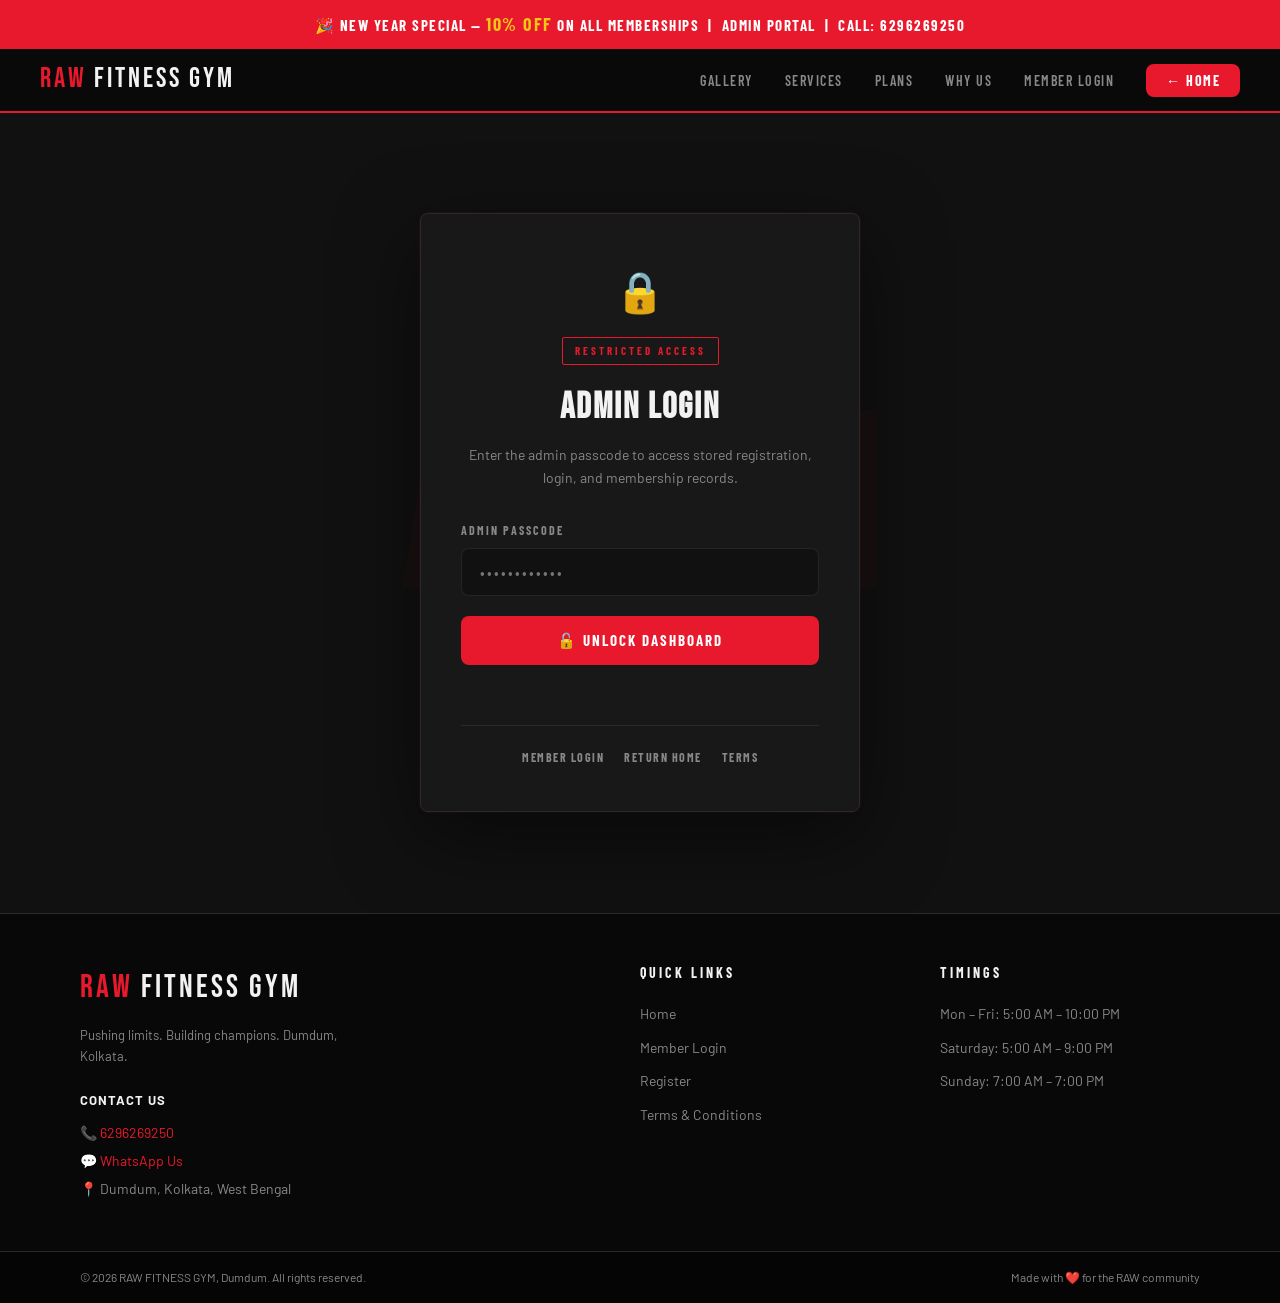
<file: admin.html>
<!DOCTYPE html>
<html lang="en">
<head>
  <meta charset="UTF-8" />
  <meta name="viewport" content="width=device-width, initial-scale=1.0" />
  <title>Admin Login | RAW FITNESS GYM</title>
  <meta name="description" content="Admin access portal for RAW FITNESS GYM — authorised personnel only." />
  <link href="https://fonts.googleapis.com/css2?family=Bebas+Neue&family=Barlow+Condensed:wght@400;600;700&family=Barlow:wght@400;500;600&display=swap" rel="stylesheet" />
  <link rel="stylesheet" href="style.css" />
  <style>
    /* ── ADMIN PAGE ── */
    .admin-page {
      min-height: calc(100vh - 100px);
      display: flex;
      flex-direction: column;
      align-items: center;
      justify-content: center;
      padding: 60px 24px;
      background: var(--dark);
      position: relative;
      overflow: hidden;
    }
    .admin-page::before {
      content: 'ADMIN';
      position: absolute;
      left: 50%;
      top: 50%;
      transform: translate(-50%, -50%);
      font-family: 'Bebas Neue', sans-serif;
      font-size: clamp(100px, 20vw, 260px);
      color: rgba(232,25,44,0.04);
      user-select: none;
      white-space: nowrap;
      letter-spacing: -4px;
      line-height: 1;
    }
    .admin-card {
      position: relative;
      z-index: 2;
      background: var(--card);
      border: 1px solid var(--border);
      border-radius: var(--radius);
      padding: 44px 40px;
      width: 100%;
      max-width: 440px;
      box-shadow: 0 24px 80px rgba(0,0,0,0.5), 0 0 0 1px rgba(232,25,44,0.08);
    }
    .admin-card-top {
      text-align: center;
      margin-bottom: 32px;
    }
    .admin-lock-icon {
      font-size: 40px;
      margin-bottom: 14px;
      display: block;
    }
    .admin-card-top .section-tag {
      margin-bottom: 14px;
    }
    .admin-card-top h1 {
      font-family: 'Bebas Neue', sans-serif;
      font-size: 36px;
      letter-spacing: 2px;
      color: var(--white);
      margin-bottom: 8px;
    }
    .admin-card-top p {
      font-size: 14px;
      color: var(--muted);
      line-height: 1.6;
    }

    .admin-form { display: flex; flex-direction: column; gap: 16px; }
    .admin-field { display: flex; flex-direction: column; gap: 8px; }
    .admin-field label {
      font-family: 'Barlow Condensed', sans-serif;
      font-size: 12px;
      font-weight: 700;
      letter-spacing: 2px;
      text-transform: uppercase;
      color: var(--muted);
    }
    .admin-field input {
      background: #111;
      border: 1px solid rgba(255,255,255,0.08);
      border-radius: var(--radius);
      padding: 14px 18px;
      color: var(--white);
      font-family: 'Barlow', sans-serif;
      font-size: 15px;
      outline: none;
      transition: border-color .3s, box-shadow .3s;
      width: 100%;
      letter-spacing: 2px;
    }
    .admin-field input:focus {
      border-color: var(--red);
      box-shadow: 0 0 0 4px rgba(232,25,44,0.12);
    }
    .admin-submit {
      background: var(--red);
      color: #fff;
      border: none;
      border-radius: var(--radius);
      padding: 15px;
      font-family: 'Barlow Condensed', sans-serif;
      font-size: 15px;
      font-weight: 700;
      letter-spacing: 2px;
      text-transform: uppercase;
      cursor: pointer;
      transition: background .2s, transform .2s;
      width: 100%;
      margin-top: 4px;
    }
    .admin-submit:hover { background: var(--red2); transform: translateY(-2px); }

    .admin-msg {
      text-align: center;
      font-size: 13px;
      margin-top: 12px;
      min-height: 20px;
      transition: all .2s;
    }

    .admin-footer-links {
      display: flex;
      justify-content: center;
      gap: 20px;
      margin-top: 28px;
      padding-top: 22px;
      border-top: 1px solid var(--border);
    }
    .admin-footer-links a {
      font-family: 'Barlow Condensed', sans-serif;
      font-size: 12px;
      font-weight: 700;
      letter-spacing: 1.5px;
      text-transform: uppercase;
      color: var(--muted);
      text-decoration: none;
      transition: color .2s;
    }
    .admin-footer-links a:hover { color: var(--red); }

    @media (max-width: 480px) {
      .admin-card { padding: 32px 24px; }
    }
  </style>
</head>
<body>

  <!-- OFFER BANNER -->
  <div class="offer-bar">
    🎉 NEW YEAR SPECIAL — <span>10% OFF</span> ON ALL MEMBERSHIPS &nbsp;|&nbsp; ADMIN PORTAL &nbsp;|&nbsp; CALL: <strong>6296269250</strong>
  </div>

  <!-- NAVBAR -->
  <nav>
    <div class="nav-logo"><span>RAW</span> FITNESS GYM</div>
    <ul class="nav-links">
      <li><a href="index.html#photos">Gallery</a></li>
      <li><a href="index.html#offerings">Services</a></li>
      <li><a href="index.html#membership">Plans</a></li>
      <li><a href="index.html#why">Why Us</a></li>
      <li><a href="login.html">Member Login</a></li>
      <li><a href="index.html" class="nav-cta">← Home</a></li>
    </ul>
  </nav>

  <!-- ADMIN LOGIN CARD -->
  <div class="admin-page">
    <div class="admin-card">
      <div class="admin-card-top">
        <span class="admin-lock-icon">🔒</span>
        <div class="section-tag">Restricted Access</div>
        <h1>Admin Login</h1>
        <p>Enter the admin passcode to access stored registration, login, and membership records.</p>
      </div>

      <form class="admin-form" id="adminForm" autocomplete="off">
        <div class="admin-field">
          <label for="adminPasscode">Admin Passcode</label>
          <input type="password" id="adminPasscode" placeholder="••••••••••••" required />
        </div>
        <button type="submit" class="admin-submit">🔓 Unlock Dashboard</button>
      </form>

      <p id="authMessage" class="admin-msg"></p>

      <div class="admin-footer-links">
        <a href="login.html">Member Login</a>
        <a href="index.html">Return Home</a>
        <a href="terms.html">Terms</a>
      </div>
    </div>
  </div>

  <!-- FOOTER -->
  <footer>
    <div class="footer-brand">
      <div class="footer-logo"><span>RAW</span> FITNESS GYM</div>
      <p class="footer-tagline">Pushing limits. Building champions. Dumdum, Kolkata.</p>
      <div class="footer-contact">
        <strong>Contact Us</strong>
        📞 <a href="tel:6296269250">6296269250</a><br>
        💬 <a href="https://wa.me/916296269250">WhatsApp Us</a><br>
        📍 Dumdum, Kolkata, West Bengal
      </div>
    </div>
    <div>
      <div class="footer-heading">Quick Links</div>
      <ul class="footer-links">
        <li><a href="index.html">Home</a></li>
        <li><a href="login.html">Member Login</a></li>
        <li><a href="register.html">Register</a></li>
        <li><a href="terms.html">Terms &amp; Conditions</a></li>
      </ul>
    </div>
    <div>
      <div class="footer-heading">Timings</div>
      <ul class="footer-links">
        <li><a href="#">Mon – Fri: 5:00 AM – 10:00 PM</a></li>
        <li><a href="#">Saturday: 5:00 AM – 9:00 PM</a></li>
        <li><a href="#">Sunday: 7:00 AM – 7:00 PM</a></li>
      </ul>
    </div>
  </footer>
  <div class="footer-bottom">
    <span>© 2026 RAW FITNESS GYM, Dumdum. All rights reserved.</span>
    <span>Made with ❤️ for the RAW community</span>
  </div>

  <script>
    const adminKey = 'RAWADMIN2026';
    const authStorageKey = 'rawDataViewerAuth';
    const authMessage = document.getElementById('authMessage');

    function showMsg(text, isError = true) {
      authMessage.textContent = text;
      authMessage.style.color = isError ? '#f87171' : '#4ade80';
    }

    document.getElementById('adminForm').addEventListener('submit', e => {
      e.preventDefault();
      const passcode = document.getElementById('adminPasscode').value.trim();
      if (passcode === adminKey) {
        localStorage.setItem(authStorageKey, 'true');
        showMsg('✓ Access granted — redirecting...', false);
        setTimeout(() => { window.location.href = 'data.html'; }, 600);
      } else {
        showMsg('✗ Incorrect passcode. Please try again.');
        document.getElementById('adminPasscode').value = '';
        document.getElementById('adminPasscode').focus();
      }
    });
  </script>

</body>
</html>
</file>
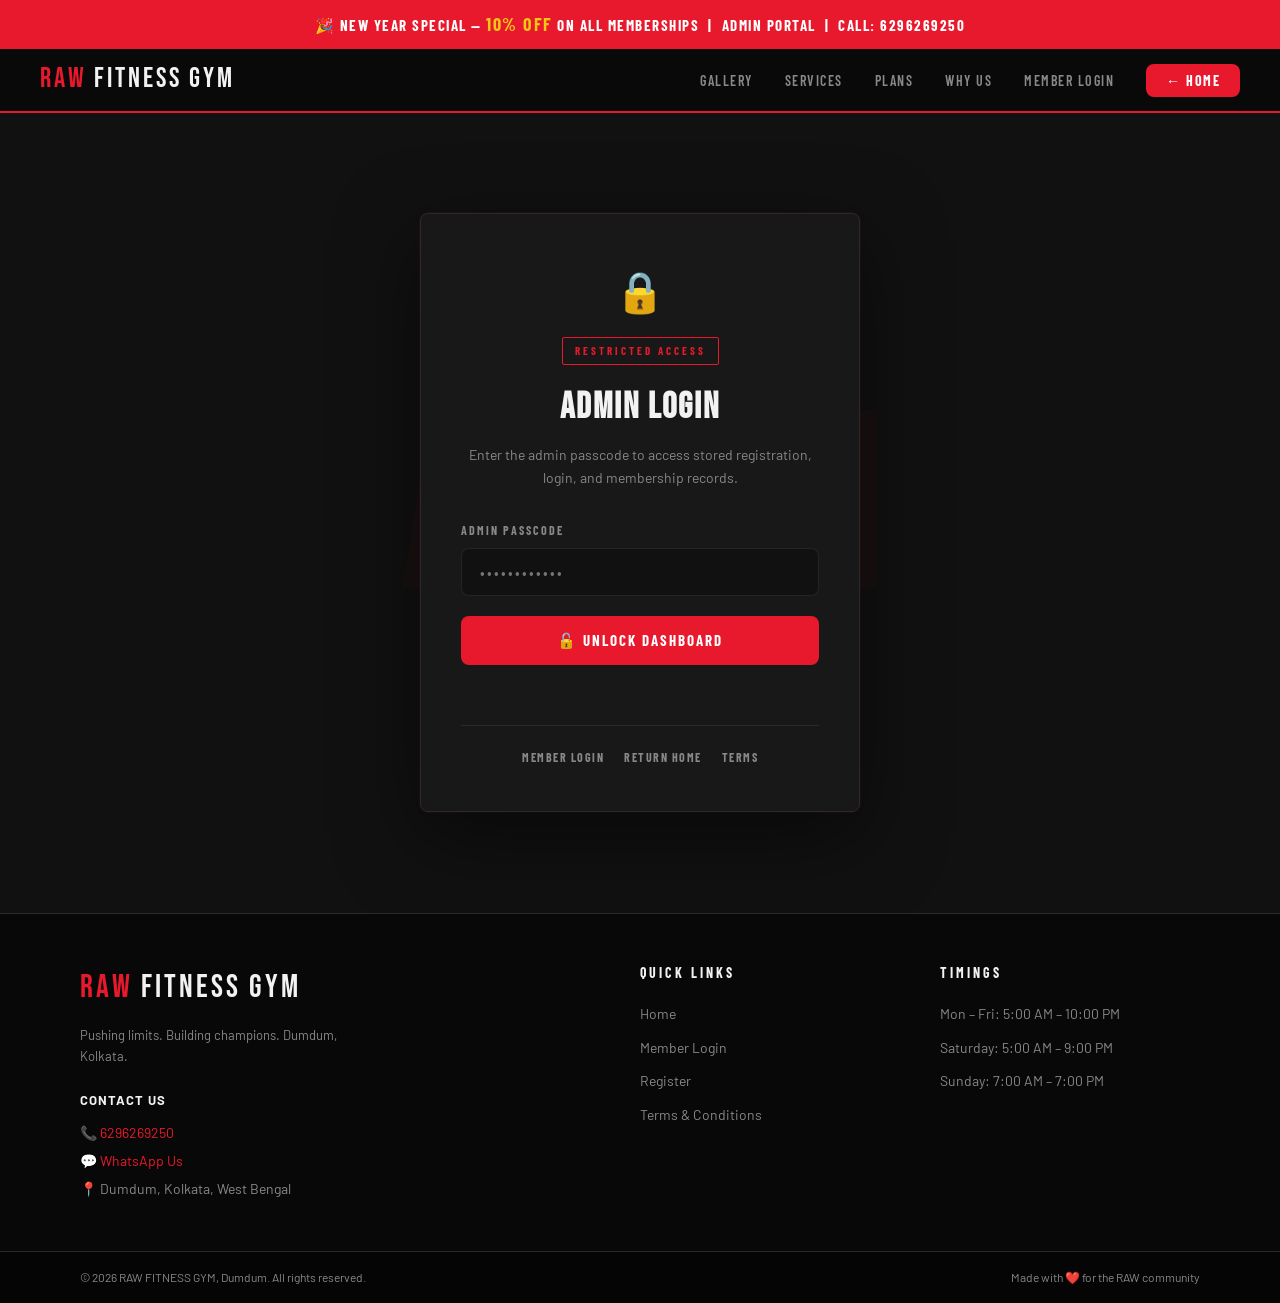
<file: data.html>
<!DOCTYPE html>
<html lang="en">
<head>
  <meta charset="UTF-8" />
  <meta name="viewport" content="width=device-width, initial-scale=1.0" />
  <title>Stored Data | RAW FITNESS GYM Admin</title>
  <meta name="description" content="Admin data dashboard for RAW FITNESS GYM — view stored registrations, logins, and membership entries." />
  <link href="https://fonts.googleapis.com/css2?family=Bebas+Neue&family=Barlow+Condensed:wght@400;600;700&family=Barlow:wght@400;500;600&display=swap" rel="stylesheet" />
  <link rel="stylesheet" href="style.css" />
  <script src="google-sheets.js"></script>
  <style>
    /* ── DATA PAGE SPECIFIC ── */
    .data-hero {
      background: var(--dark);
      padding: 64px 80px 52px;
      border-bottom: 1px solid var(--border);
      position: relative;
      overflow: hidden;
    }
    .data-hero::before {
      content: 'DATA';
      position: absolute;
      right: -10px; top: 50%;
      transform: translateY(-50%);
      font-family: 'Bebas Neue', sans-serif;
      font-size: clamp(80px, 15vw, 200px);
      color: rgba(232,25,44,0.04);
      line-height: 1;
      user-select: none;
      letter-spacing: -4px;
    }
    .data-hero-inner {
      position: relative; z-index: 2;
      display: flex;
      align-items: flex-start;
      justify-content: space-between;
      gap: 24px;
      flex-wrap: wrap;
    }

    /* ── SUMMARY STATS ── */
    .summary-section { padding: 60px 80px; background: var(--black); }
    .summary-grid {
      display: grid;
      grid-template-columns: repeat(3, 1fr);
      gap: 20px;
      margin-top: 36px;
    }
    .summary-card {
      background: var(--card);
      border: 1px solid var(--border);
      border-radius: var(--radius);
      padding: 32px 28px;
      text-align: center;
      transition: border-color .3s, transform .3s;
      position: relative;
      overflow: hidden;
    }
    .summary-card::before {
      content: '';
      position: absolute; top: 0; left: 0; right: 0;
      height: 3px;
      background: var(--red);
      transform: scaleX(0);
      transform-origin: left;
      transition: transform .3s;
    }
    .summary-card:hover { border-color: var(--red); transform: translateY(-4px); }
    .summary-card:hover::before { transform: scaleX(1); }
    .summary-icon { font-size: 30px; margin-bottom: 12px; display: block; }
    .summary-num {
      font-family: 'Bebas Neue', sans-serif;
      font-size: 64px;
      line-height: 1;
      color: var(--red);
      margin-bottom: 6px;
    }
    .summary-label {
      font-family: 'Barlow Condensed', sans-serif;
      font-size: 12px;
      font-weight: 700;
      letter-spacing: 3px;
      text-transform: uppercase;
      color: var(--muted);
    }

    /* ── TABLE PANELS ── */
    .tables-section { padding: 0 80px 80px; }
    .table-panel {
      background: var(--card);
      border: 1px solid var(--border);
      border-radius: var(--radius);
      margin-bottom: 32px;
      overflow: hidden;
    }
    .panel-head {
      display: flex;
      align-items: center;
      justify-content: space-between;
      padding: 20px 28px;
      border-bottom: 1px solid var(--border);
      background: rgba(255,255,255,0.02);
      gap: 16px;
      flex-wrap: wrap;
    }
    .panel-head-left {
      display: flex;
      align-items: center;
      gap: 14px;
    }
    .panel-icon { font-size: 22px; }
    .panel-head h2 {
      font-family: 'Bebas Neue', sans-serif;
      font-size: 24px;
      letter-spacing: 1.5px;
      margin: 0;
      color: var(--white);
    }
    .panel-count {
      font-family: 'Barlow Condensed', sans-serif;
      font-size: 12px;
      font-weight: 700;
      letter-spacing: 2px;
      text-transform: uppercase;
      color: var(--red);
      border: 1px solid var(--red);
      padding: 3px 10px;
      border-radius: 2px;
    }
    .table-scroll { overflow-x: auto; }
    .data-table {
      width: 100%;
      border-collapse: collapse;
      min-width: 600px;
    }
    .data-table thead {
      background: linear-gradient(135deg, var(--red), var(--red2));
    }
    .data-table th {
      font-family: 'Barlow Condensed', sans-serif;
      font-size: 12px;
      font-weight: 700;
      letter-spacing: 2px;
      text-transform: uppercase;
      color: #fff;
      padding: 14px 20px;
      text-align: left;
      white-space: nowrap;
    }
    .data-table td {
      padding: 13px 20px;
      font-size: 13px;
      color: var(--muted);
      border-bottom: 1px solid var(--border);
      vertical-align: middle;
    }
    .data-table td:first-child {
      font-family: 'Bebas Neue', sans-serif;
      font-size: 18px;
      color: var(--red);
      opacity: 0.5;
      width: 48px;
    }
    .data-table tbody tr:hover { background: rgba(232,25,44,0.06); }
    .data-table tbody tr:hover td { color: var(--white); }
    .empty-row td {
      text-align: center;
      padding: 36px 20px;
      font-style: italic;
      color: var(--muted);
    }

    .status-badge {
      display: inline-block;
      font-family: 'Barlow Condensed', sans-serif;
      font-size: 11px;
      font-weight: 700;
      letter-spacing: 1px;
      text-transform: uppercase;
      padding: 3px 10px;
      border-radius: 3px;
    }
    .status-success { background: rgba(34,197,94,.15); color: #4ade80; border: 1px solid rgba(74,222,128,.3); }
    .status-failure { background: rgba(239,68,68,.15); color: #f87171; border: 1px solid rgba(248,113,113,.3); }

    .admin-back-link {
      font-family: 'Barlow Condensed', sans-serif;
      font-size: 12px;
      font-weight: 700;
      letter-spacing: 2px;
      text-transform: uppercase;
      padding: 10px 22px;
      border-radius: var(--radius);
      border: 1px solid var(--border);
      color: var(--muted);
      text-decoration: none;
      transition: all .2s;
    }
    .admin-back-link:hover { border-color: var(--red); color: var(--red); }

    @media (max-width: 768px) {
      .data-hero, .summary-section, .tables-section { padding-left: 24px; padding-right: 24px; }
      .summary-grid { grid-template-columns: 1fr; }
      .panel-head { flex-direction: column; align-items: flex-start; }
    }
  </style>
</head>
<body>

  <!-- OFFER BANNER -->
  <div class="offer-bar">
    🎉 NEW YEAR SPECIAL — <span>10% OFF</span> ON ALL MEMBERSHIPS &nbsp;|&nbsp; LIMITED TIME OFFER &nbsp;|&nbsp; CALL NOW: <strong>6296269250</strong>
  </div>

  <!-- NAVBAR -->
  <nav>
    <div class="nav-logo"><span>RAW</span> FITNESS GYM</div>
    <ul class="nav-links">
      <li><a href="index.html#photos">Gallery</a></li>
      <li><a href="index.html#offerings">Services</a></li>
      <li><a href="index.html#membership">Plans</a></li>
      <li><a href="index.html#why">Why Us</a></li>
      <li><a href="index.html#reviews">Reviews</a></li>
      <li><a href="login.html">Login</a></li>
      <li><a href="index.html" class="nav-cta">← Home</a></li>
    </ul>
  </nav>

  <!-- HERO -->
  <div class="data-hero">
    <div class="data-hero-inner">
      <div>
        <div class="section-tag">Admin Panel</div>
        <h1 class="section-title">Stored <span>Data</span></h1>
        <p class="section-sub">All registration, login, and membership records stored from this browser.</p>
      </div>
      <a href="index.html" class="admin-back-link">← Return Home</a>
    </div>
  </div>

  <!-- SUMMARY STATS -->
  <section class="summary-section">
    <div class="section-tag">Overview</div>
    <h2 class="section-title">At a <span>Glance</span></h2>
    <div class="summary-grid" id="summaryGrid">
      <div class="summary-card">
        <span class="summary-icon">👤</span>
        <div class="summary-num" id="summaryUsers">0</div>
        <div class="summary-label">Registered Users</div>
      </div>
      <div class="summary-card">
        <span class="summary-icon">🔑</span>
        <div class="summary-num" id="summaryLogins">0</div>
        <div class="summary-label">Login Attempts</div>
      </div>
      <div class="summary-card">
        <span class="summary-icon">🏅</span>
        <div class="summary-num" id="summaryMembership">0</div>
        <div class="summary-label">Membership Entries</div>
      </div>
    </div>
  </section>

  <!-- DATA TABLES -->
  <div class="tables-section" id="dataContent" hidden>

    <!-- REGISTERED USERS -->
    <div class="table-panel">
      <div class="panel-head">
        <div class="panel-head-left">
          <span class="panel-icon">👤</span>
          <h2>Registered Users</h2>
        </div>
        <span class="panel-count" id="userCount">0 entries</span>
      </div>
      <div class="table-scroll">
        <table class="data-table" id="usersTable">
          <thead>
            <tr><th>#</th><th>Name</th><th>Email</th><th>Password</th><th>Registered</th></tr>
          </thead>
          <tbody></tbody>
        </table>
        <p id="usersEmpty" class="empty-row" style="text-align:center;padding:32px;color:var(--muted);font-style:italic;">No registered users yet.</p>
      </div>
    </div>

    <!-- LOGIN HISTORY -->
    <div class="table-panel">
      <div class="panel-head">
        <div class="panel-head-left">
          <span class="panel-icon">🔑</span>
          <h2>Login History</h2>
        </div>
        <span class="panel-count" id="loginCount">0 entries</span>
      </div>
      <div class="table-scroll">
        <table class="data-table" id="loginTable">
          <thead>
            <tr><th>#</th><th>Email</th><th>Time</th><th>Status</th></tr>
          </thead>
          <tbody></tbody>
        </table>
        <p id="loginEmpty" style="text-align:center;padding:32px;color:var(--muted);font-style:italic;">No login attempts yet.</p>
      </div>
    </div>

    <!-- MEMBERSHIP ENTRIES -->
    <div class="table-panel">
      <div class="panel-head">
        <div class="panel-head-left">
          <span class="panel-icon">🏅</span>
          <h2>Membership Entries</h2>
        </div>
        <span class="panel-count" id="membershipCount">0 entries</span>
      </div>
      <div class="table-scroll">
        <table class="data-table" id="membershipTable">
          <thead>
            <tr><th>#</th><th>Name</th><th>Email</th><th>Phone</th><th>Plan</th><th>Payment</th><th>Submitted</th></tr>
          </thead>
          <tbody></tbody>
        </table>
        <p id="membershipEmpty" style="text-align:center;padding:32px;color:var(--muted);font-style:italic;">No membership submissions yet.</p>
      </div>
    </div>

  </div>

  <!-- FOOTER -->
  <footer>
    <div class="footer-brand">
      <div class="footer-logo"><span>RAW</span> FITNESS GYM</div>
      <p class="footer-tagline">Pushing limits. Building champions. Located in the heart of Dumdum, Kolkata.</p>
      <div class="footer-contact">
        <strong>Contact Us</strong>
        📞 <a href="tel:6296269250">6296269250</a><br>
        💬 <a href="https://wa.me/916296269250">WhatsApp Us</a><br>
        📍 Dumdum, Kolkata, West Bengal
      </div>
    </div>
    <div>
      <div class="footer-heading">Quick Links</div>
      <ul class="footer-links">
        <li><a href="index.html">Home</a></li>
        <li><a href="index.html#membership">Plans</a></li>
        <li><a href="login.html">Login</a></li>
        <li><a href="admin.html">Admin</a></li>
        <li><a href="terms.html">Terms &amp; Conditions</a></li>
      </ul>
    </div>
    <div>
      <div class="footer-heading">Timings</div>
      <ul class="footer-links">
        <li><a href="#">Mon – Fri: 5:00 AM – 10:00 PM</a></li>
        <li><a href="#">Saturday: 5:00 AM – 9:00 PM</a></li>
        <li><a href="#">Sunday: 7:00 AM – 7:00 PM</a></li>
      </ul>
    </div>
  </footer>
  <div class="footer-bottom">
    <span>© 2026 RAW FITNESS GYM, Dumdum. All rights reserved.</span>
    <span>Made with ❤️ for the RAW community</span>
  </div>

  <script>
    const authStorageKey = 'rawDataViewerAuth';
    const dataContent = document.getElementById('dataContent');

    function fmt(val) { return new Date(val).toLocaleString('en-IN'); }

    function renderTable(tableId, rows, renderRow) {
      const body = document.querySelector(`#${tableId} tbody`);
      body.innerHTML = '';
      rows.forEach((item, i) => {
        const tr = document.createElement('tr');
        tr.innerHTML = renderRow(item, i + 1);
        body.appendChild(tr);
      });
    }

    function badge(status) {
      const s = String(status || '').toLowerCase();
      const cls = s === 'success' ? 'status-success' : 'status-failure';
      return `<span class="status-badge ${cls}">${status || 'Unknown'}</span>`;
    }

    async function unlockData() {
      dataContent.hidden = false;
      
      // Fetch live data from Google Sheets
      const liveData = await fetchLiveSheetData();
      
      // Use live data if available, fallback to localStorage
      const users = (liveData && liveData.register) ? liveData.register : JSON.parse(localStorage.getItem('rawRegisteredUsers') || '[]');
      const history = (liveData && liveData.login) ? liveData.login : JSON.parse(localStorage.getItem('rawLoginHistory') || '[]');
      const membership = (liveData && liveData.membership) ? liveData.membership : JSON.parse(localStorage.getItem('rawMembershipEntries') || '[]');

      document.getElementById('summaryUsers').textContent = users.length;
      document.getElementById('summaryLogins').textContent = history.length;
      document.getElementById('summaryMembership').textContent = membership.length;

      document.getElementById('userCount').textContent = `${users.length} entries`;
      document.getElementById('loginCount').textContent = `${history.length} entries`;
      document.getElementById('membershipCount').textContent = `${membership.length} entries`;

      renderTable('usersTable', users, (u, i) => `
        <td>${i}</td>
        <td style="color:var(--white);font-weight:600">${u.name || u.Name || '—'}</td>
        <td>${u.email || u.Email || '—'}</td>
        <td style="font-family:monospace;font-size:12px">${u.password || u.Password || '—'}</td>
        <td>${u.registeredAt ? fmt(u.registeredAt) : (u.RegisteredAt ? fmt(u.RegisteredAt) : '—')}</td>
      `);

      renderTable('loginTable', history, (e, i) => `
        <td>${i}</td>
        <td>${e.email || e.Email || '—'}</td>
        <td>${e.loginTime ? fmt(e.loginTime) : (e.Timestamp ? fmt(e.Timestamp) : '—')}</td>
        <td>${badge(e.status || e.Status)}</td>
      `);

      renderTable('membershipTable', membership, (e, i) => `
        <td>${i}</td>
        <td style="color:var(--white);font-weight:600">${e.fullName || e.FullName || '—'}</td>
        <td>${e.email || e.Email || '—'}</td>
        <td>${e.phone || e.Phone || '—'}</td>
        <td style="color:var(--red);font-family:'Barlow Condensed',sans-serif;font-weight:700;text-transform:uppercase;letter-spacing:1px">${e.plan || e.Plan || '—'}</td>
        <td>${e.paymentMethod || e.PaymentMethod || 'online'}</td>
        <td>${e.submittedAt ? fmt(e.submittedAt) : (e.SubmittedAt ? fmt(e.SubmittedAt) : '—')}</td>
      `);

      document.getElementById('usersEmpty').style.display = users.length ? 'none' : 'block';
      document.getElementById('loginEmpty').style.display = history.length ? 'none' : 'block';
      document.getElementById('membershipEmpty').style.display = membership.length ? 'none' : 'block';
    }

    const authorized = localStorage.getItem(authStorageKey) === 'true';
    if (authorized) {
      unlockData();
    } else {
      window.location.href = 'admin.html';
    }
  </script>

</body>
</html>
</file>
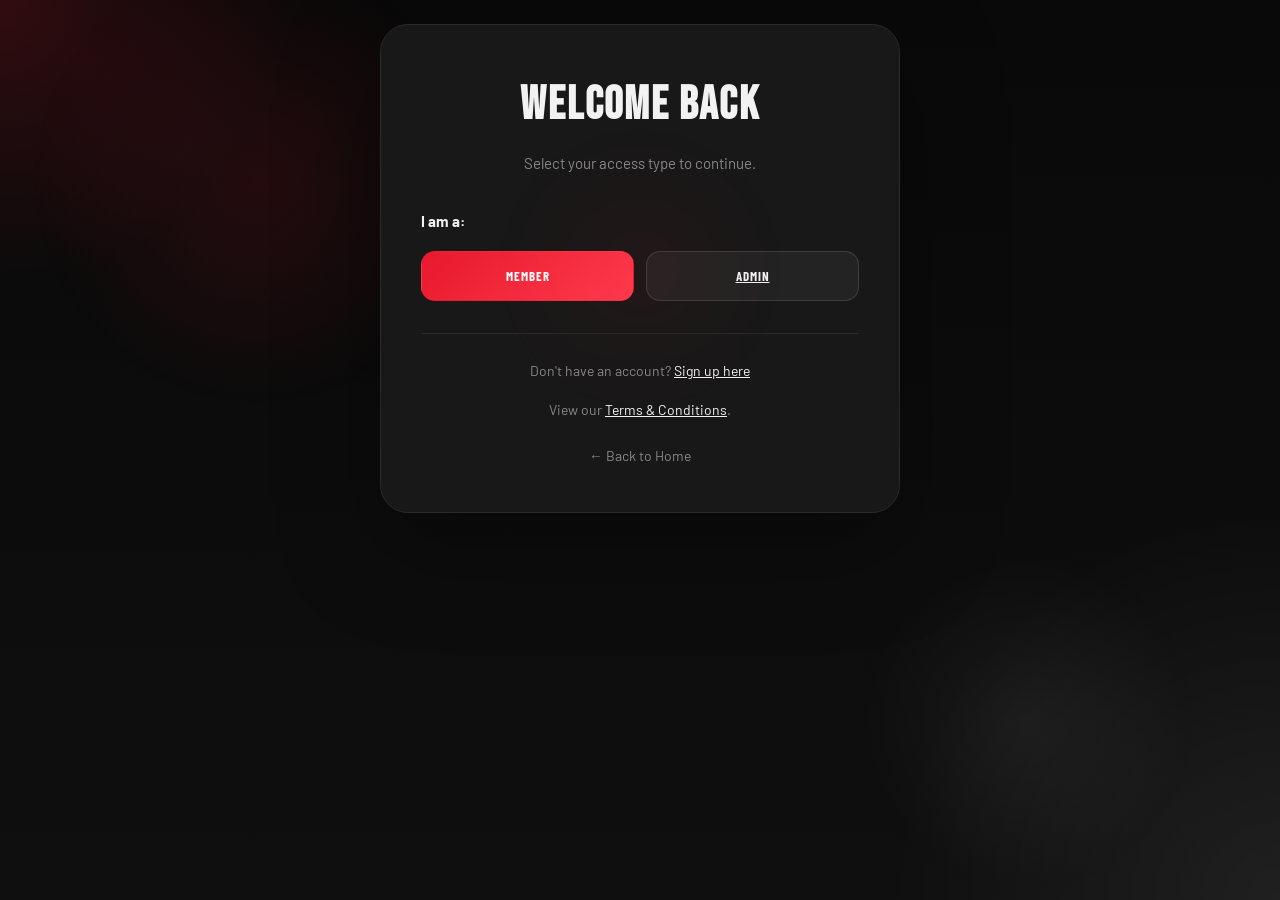
<file: login.html>
<!DOCTYPE html>
<html lang="en">
<head>
    <meta charset="UTF-8">
    <meta name="viewport" content="width=device-width, initial-scale=1.0">
    <title>Raw Fitness Gym - Login</title>
    <link rel="stylesheet" href="login.css">
    <script src="google-sheets.js"></script>
    <link href="https://fonts.googleapis.com/css2?family=Barlow+Condensed:wght@600;700&family=Barlow:wght@400;500;600&family=Bebas+Neue&display=swap" rel="stylesheet">
</head>
<body>
    <div class="login-container">
        <div class="login-card">
            <div class="login-header">
                <h2>Welcome Back</h2>
                <p>Select your access type to continue.</p>
            </div>
            <div id="loginChoice" class="login-choice">
                <p class="login-choice-text">I am a:</p>
                <div class="choice-actions">
                    <button type="button" id="memberButton" class="choice-btn">Member</button>
                    <a href="admin.html" class="choice-btn choice-link">Admin</a>
                </div>
            </div>
            <form id="loginForm" action="#" method="POST" class="login-form hidden">
                <div class="input-group">
                    <label for="email">Email</label>
                    <input type="email" id="email" name="email" placeholder="Enter your email" required>
                </div>
                <div class="input-group">
                    <label for="password">Password</label>
                    <input type="password" id="password" name="password" placeholder="Enter your password" required>
                </div>
                <div class="form-options">
                    <label class="remember-me">
                        <input type="checkbox" name="remember">
                        <span>Remember me</span>
                    </label>
                    <a href="#" class="forgot-password">Forgot Password?</a>
                </div>
                <button type="submit" class="login-btn">Log In</button>
            </form>
            <div id="loginMessage" class="form-message"></div>
            <div class="login-footer">
                <p>Don't have an account? <a href="register.html">Sign up here</a></p>
                <p class="footer-terms">View our <a href="terms.html">Terms & Conditions</a>.</p>
                <a href="index.html" class="back-link">← Back to Home</a>
            </div>
        </div>
    </div>

    <script>
        const loginForm = document.getElementById('loginForm');
        const loginMessage = document.getElementById('loginMessage');

        function showLoginMessage(text, isError = true) {
            loginMessage.textContent = text;
            loginMessage.style.color = isError ? '#ff6b6b' : '#7ce3a3';
            loginMessage.style.margin = '16px 0';
        }

        const memberButton = document.getElementById('memberButton');
        const loginChoice = document.getElementById('loginChoice');

        memberButton.addEventListener('click', () => {
            loginChoice.classList.add('hidden');
            loginForm.classList.remove('hidden');
        });

        loginForm.addEventListener('submit', function(event) {
            event.preventDefault();
            const email = document.getElementById('email').value.trim().toLowerCase();
            const password = document.getElementById('password').value;

            const users = JSON.parse(localStorage.getItem('rawRegisteredUsers') || '[]');
            const user = users.find((user) => user.email === email);
            const loginHistory = JSON.parse(localStorage.getItem('rawLoginHistory') || '[]');
            const isValid = user && user.password === password;

            loginHistory.unshift({
                email,
                timestamp: Date.now(),
                status: isValid ? 'Success' : 'Failure'
            });
            localStorage.setItem('rawLoginHistory', JSON.stringify(loginHistory));
            sendGoogleSheetRow({
              type: 'login',
              email,
              timestamp: Date.now(),
              status: isValid ? 'Success' : 'Failure'
            });

            if (!user) {
                showLoginMessage('No account found for this email. Please register first.');
                return;
            }

            if (!isValid) {
                showLoginMessage('Incorrect password. Please check your credentials.');
                return;
            }

            localStorage.setItem('currentUser', JSON.stringify({name: user.name, email: user.email}));
            showLoginMessage('Login successful! Redirecting...', false);
            setTimeout(() => {
                // Check if we were sent here from the offline payment flow
                const redirect = localStorage.getItem('postLoginRedirect') || 'user-dashboard.html';
                localStorage.removeItem('postLoginRedirect');
                window.location.href = redirect;
            }, 700);
        });
    </script>
</body>
</html>
</file>
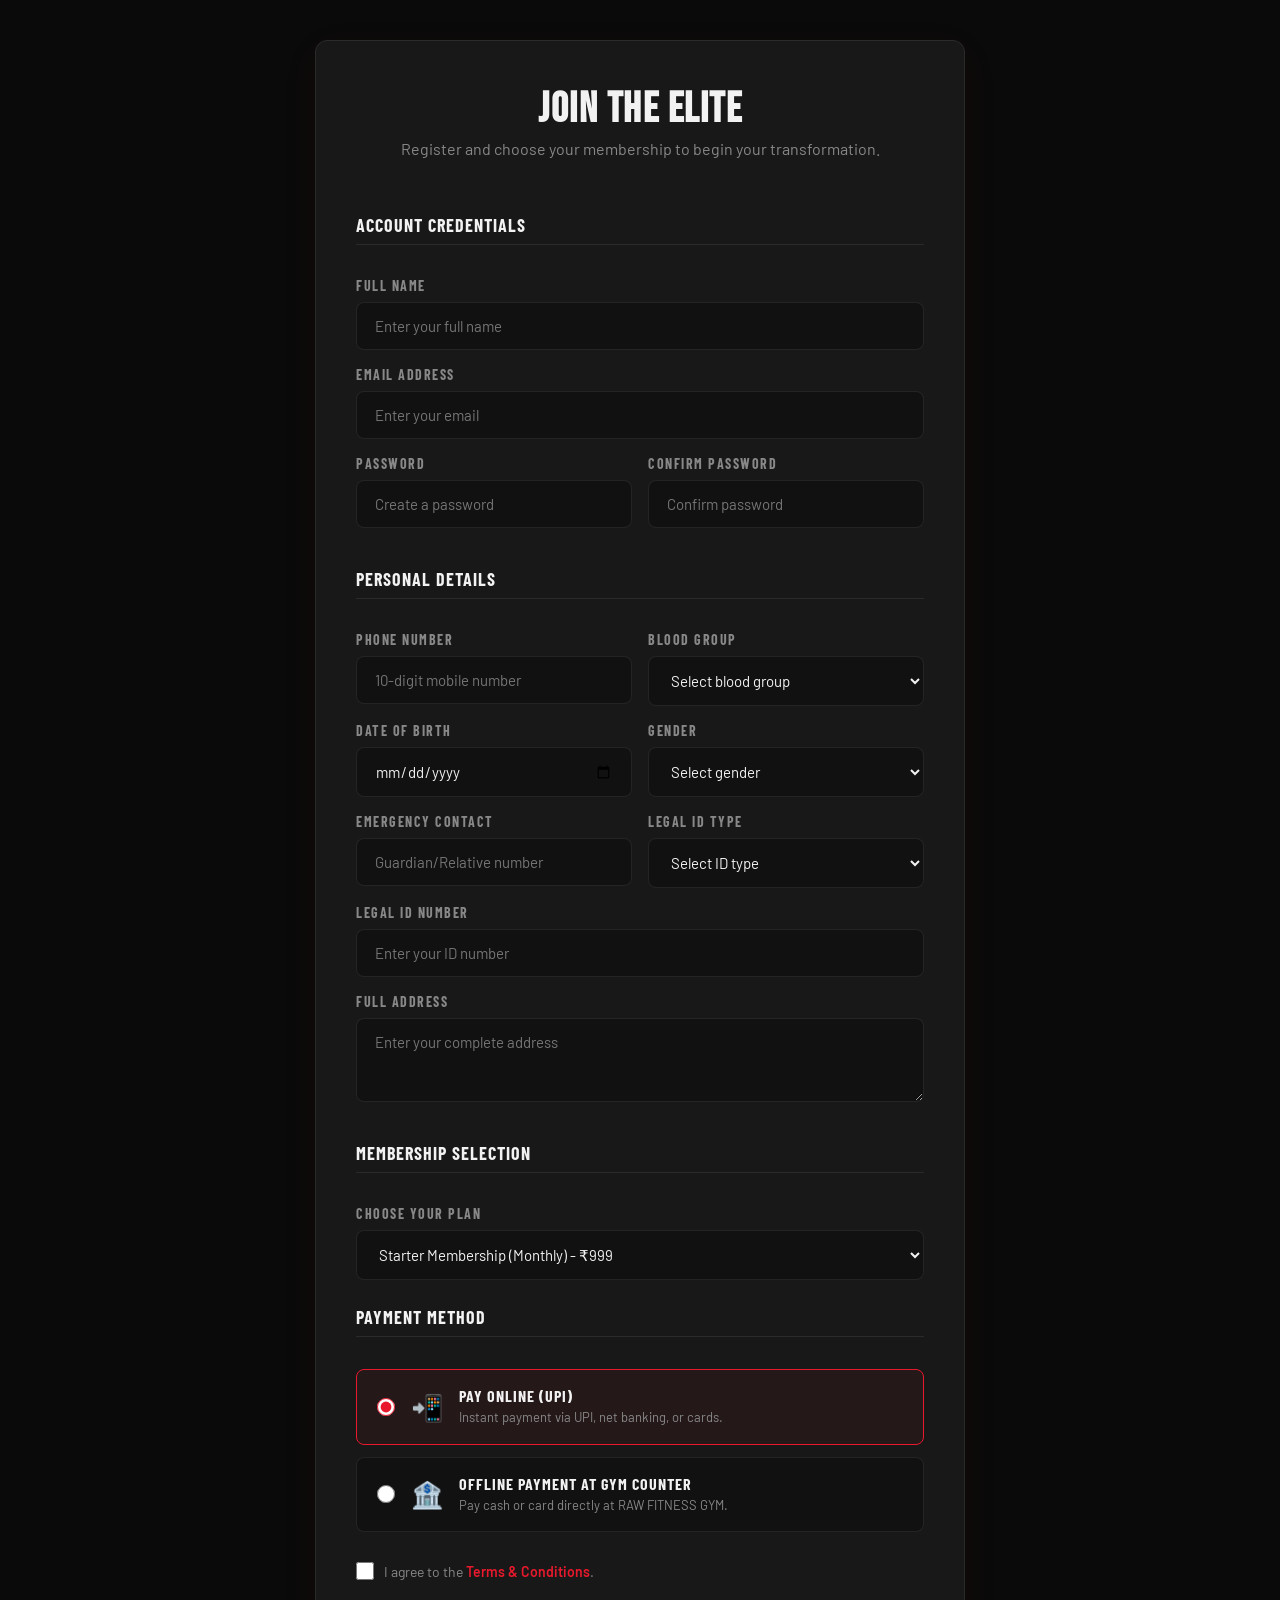
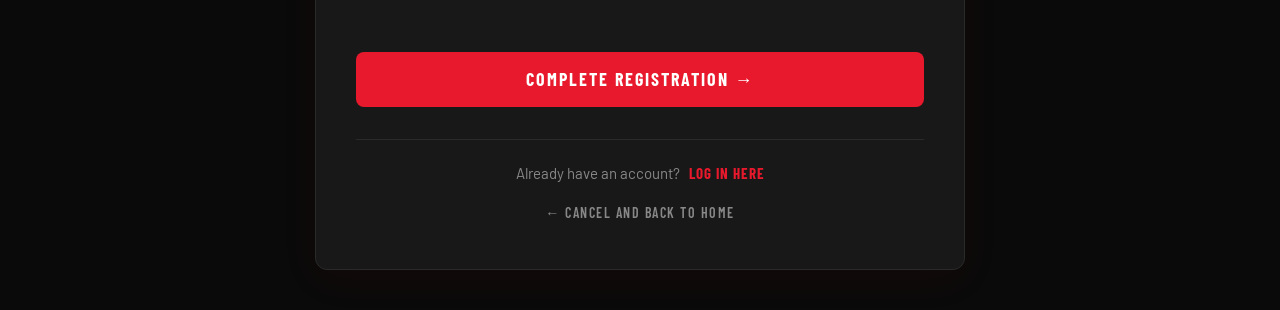
<file: membership.html>
<!DOCTYPE html>
<html>
<head>
    <title>Redirecting...</title>
    <script>
        // Redirect to the new consolidated registration page
        // Pass any existing query parameters (like ?plan=elite)
        window.location.href = 'register.html' + window.location.search;
    </script>
</head>
<body>
    <p>Redirecting to <a href="register.html">registration page</a>...</p>
</body>
</html>
</file>
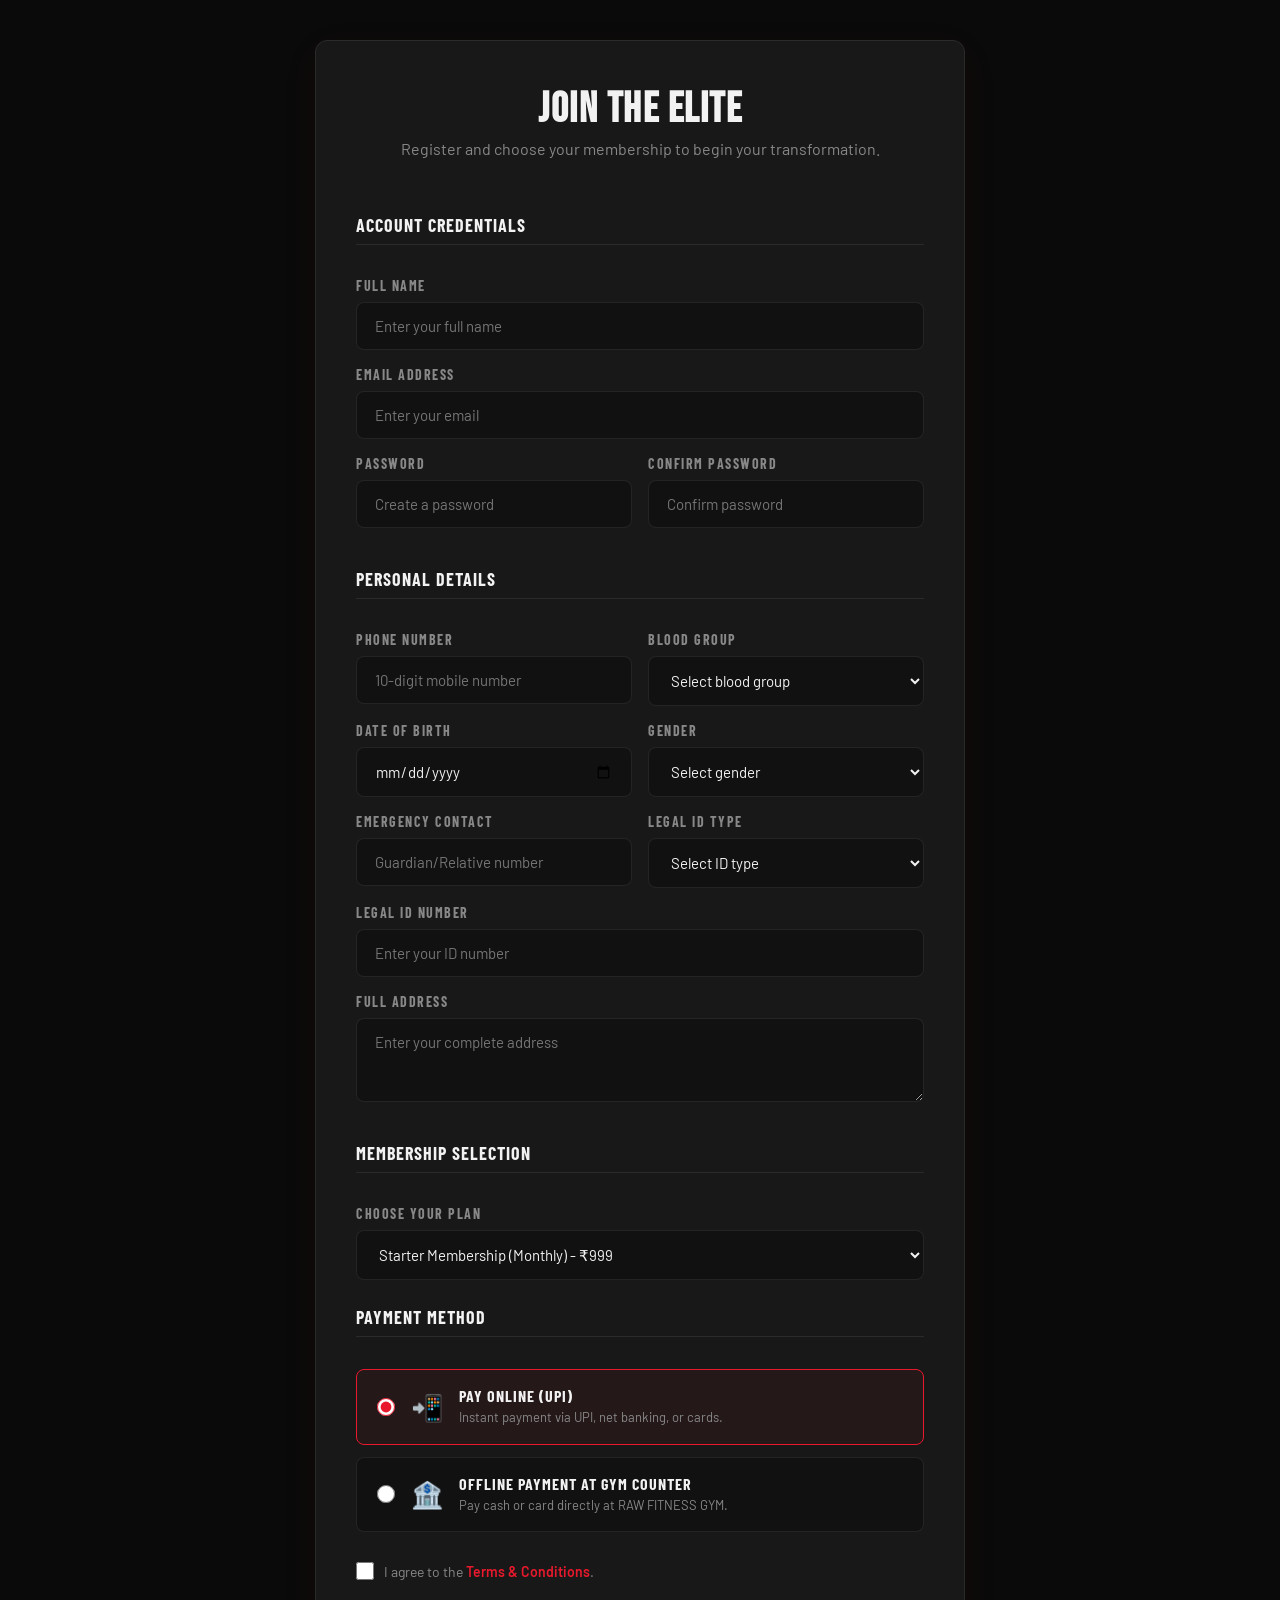
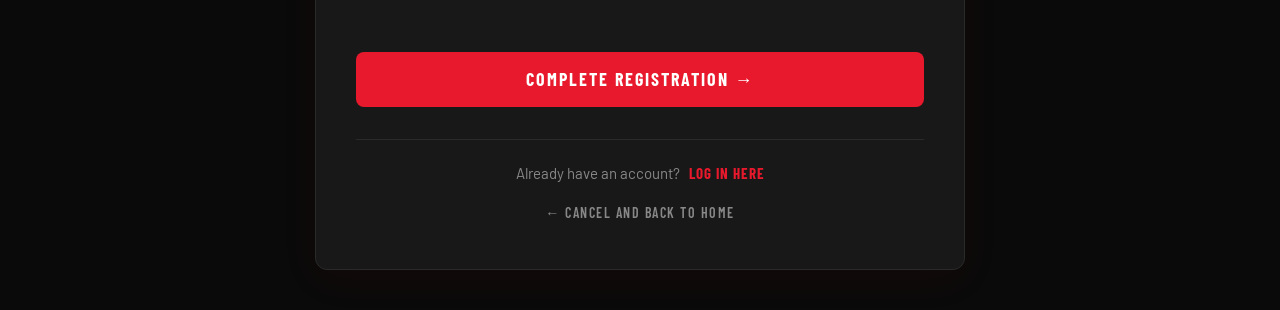
<file: register.html>
<!DOCTYPE html>
<html lang="en">
<head>
    <meta charset="UTF-8">
    <meta name="viewport" content="width=device-width, initial-scale=1.0">
    <title>Join The Elite - RAW FITNESS GYM</title>
    <link rel="stylesheet" href="register.css">
    <script src="google-sheets.js"></script>
    <link href="https://fonts.googleapis.com/css2?family=Barlow+Condensed:wght@600;700&family=Barlow:wght@400;500;600&family=Bebas+Neue&display=swap" rel="stylesheet">
</head>
<body>
    <div class="register-container">
        <div class="register-card">
            <div class="register-header">
                <h2>Join The Elite</h2>
                <p>Register and choose your membership to begin your transformation.</p>
            </div>

            <form id="registerForm" class="register-form">
                <!-- SECTION 1: ACCOUNT CREDENTIALS -->
                <div class="form-section-title">Account Credentials</div>
                
                <div class="input-group">
                    <label for="name">Full Name</label>
                    <input type="text" id="name" placeholder="Enter your full name" required>
                </div>
                
                <div class="input-group">
                    <label for="email">Email Address</label>
                    <input type="email" id="email" placeholder="Enter your email" required>
                </div>

                <div class="row-group">
                    <div class="input-group">
                        <label for="password">Password</label>
                        <input type="password" id="password" placeholder="Create a password" required>
                    </div>
                    <div class="input-group">
                        <label for="confirm-password">Confirm Password</label>
                        <input type="password" id="confirm-password" placeholder="Confirm password" required>
                    </div>
                </div>

                <!-- SECTION 2: PERSONAL DETAILS -->
                <div class="form-section-title">Personal Details</div>
                
                <div class="row-group">
                    <div class="input-group">
                        <label for="phone">Phone Number</label>
                        <input type="tel" id="phone" required placeholder="10-digit mobile number">
                    </div>
                    <div class="input-group">
                        <label for="bloodGroup">Blood Group</label>
                        <select id="bloodGroup" required>
                            <option value="" disabled selected>Select blood group</option>
                            <option value="A+">A+</option>
                            <option value="A-">A-</option>
                            <option value="B+">B+</option>
                            <option value="B-">B-</option>
                            <option value="AB+">AB+</option>
                            <option value="AB-">AB-</option>
                            <option value="O+">O+</option>
                            <option value="O-">O-</option>
                        </select>
                    </div>
                </div>
                
                <div class="row-group">
                    <div class="input-group">
                        <label for="dob">Date of Birth</label>
                        <input type="date" id="dob" required>
                    </div>
                    <div class="input-group">
                        <label for="gender">Gender</label>
                        <select id="gender" required>
                            <option value="" disabled selected>Select gender</option>
                            <option value="male">Male</option>
                            <option value="female">Female</option>
                            <option value="other">Other</option>
                        </select>
                    </div>
                </div>
                
                <div class="row-group">
                    <div class="input-group">
                        <label for="emergency">Emergency Contact</label>
                        <input type="tel" id="emergency" required placeholder="Guardian/Relative number">
                    </div>
                    <div class="input-group">
                        <label for="legalIdType">Legal ID Type</label>
                        <select id="legalIdType" required>
                            <option value="" disabled selected>Select ID type</option>
                            <option value="Aadhaar">Aadhaar</option>
                            <option value="PAN">PAN Card</option>
                            <option value="Voter ID">Voter ID</option>
                            <option value="Driving License">Driving License</option>
                            <option value="Passport">Passport</option>
                        </select>
                    </div>
                </div>
                
                <div class="input-group">
                    <label for="legalIdNumber">Legal ID Number</label>
                    <input type="text" id="legalIdNumber" required placeholder="Enter your ID number">
                </div>
                
                <div class="input-group">
                    <label for="fullAddress">Full Address</label>
                    <textarea id="fullAddress" rows="3" required placeholder="Enter your complete address"></textarea>
                </div>

                <!-- SECTION 3: MEMBERSHIP & PAYMENT -->
                <div class="form-section-title">Membership Selection</div>
                
                <div class="input-group">
                    <label for="planSelect">Choose Your Plan</label>
                    <select id="planSelect" required>
                        <option value="starter">Starter Membership (Monthly) - ₹999</option>
                        <option value="power">Power Membership (Quarterly) - ₹2,499</option>
                        <option value="elite">Elite Membership (Half Yearly) - ₹4,499</option>
                        <option value="champion">Champion Membership (Yearly) - ₹7,999</option>
                    </select>
                </div>

                <div class="form-section-title" style="margin-top: 10px;">Payment Method</div>

                <div class="payment-method-group">
                    <label class="payment-option" id="optOnline">
                        <input type="radio" name="paymentMethod" id="payOnline" value="online" checked />
                        <span class="pm-icon">📲</span>
                        <div>
                            <strong>Pay Online (UPI)</strong>
                            <p>Instant payment via UPI, net banking, or cards.</p>
                        </div>
                    </label>
                    <label class="payment-option" id="optOffline">
                        <input type="radio" name="paymentMethod" id="payOffline" value="offline" />
                        <span class="pm-icon">🏦</span>
                        <div>
                            <strong>Offline Payment at Gym Counter</strong>
                            <p>Pay cash or card directly at RAW FITNESS GYM.</p>
                        </div>
                    </label>
                </div>

                <div class="terms-check">
                    <input type="checkbox" id="terms" required>
                    <label for="terms">I agree to the <a href="terms.html">Terms & Conditions</a>.</label>
                </div>
                
                <div id="registerMessage" class="form-message"></div>

                <button type="submit" class="register-btn" id="proceedBtn">Complete Registration →</button>
            </form>
            
            <div class="register-footer">
                <p>Already have an account? <a href="login.html">Log in here</a></p>
                <a href="index.html" class="back-link">← Cancel and Back to Home</a>
            </div>
        </div>
    </div>

    <script>
        const registerForm = document.getElementById('registerForm');
        const registerMessage = document.getElementById('registerMessage');

        function showRegisterMessage(text, isError = true) {
            registerMessage.textContent = text;
            registerMessage.style.color = isError ? '#ff6b6b' : '#7ce3a3';
            registerMessage.style.margin = '16px 0';
        }

        // Auto-select plan if passed via URL
        const urlParams = new URLSearchParams(window.location.search);
        const planKey = urlParams.get('plan');
        if(planKey) {
            const planSelect = document.getElementById('planSelect');
            for(let i=0; i<planSelect.options.length; i++) {
                if(planSelect.options[i].value === planKey) {
                    planSelect.selectedIndex = i;
                    break;
                }
            }
        }

        // Update button label based on payment method
        document.querySelectorAll('input[name="paymentMethod"]').forEach(radio => {
            radio.addEventListener('change', function() {
                const btn = document.getElementById('proceedBtn');
                if (this.value === 'offline') {
                    btn.textContent = 'Submit & Pay at Gym Counter →';
                    btn.style.background = '#1a6e3c';
                } else {
                    btn.textContent = 'Complete Registration →';
                    btn.style.background = '';
                }
            });
        });

        registerForm.addEventListener('submit', function(event) {
            event.preventDefault();
            
            const name = document.getElementById('name').value.trim();
            const email = document.getElementById('email').value.trim().toLowerCase();
            const password = document.getElementById('password').value;
            const confirmPassword = document.getElementById('confirm-password').value;

            // 1. Validate Password
            if (password !== confirmPassword) {
                showRegisterMessage('Passwords do not match. Please try again.');
                return;
            }

            // 2. Check existing user
            const users = JSON.parse(localStorage.getItem('rawRegisteredUsers') || '[]');
            const exists = users.some((user) => user.email === email);
            if (exists) {
                showRegisterMessage('This email is already registered. Please log in instead.');
                return;
            }

            const paymentMethod = document.querySelector('input[name="paymentMethod"]:checked').value;
            const selectedPlan = document.getElementById('planSelect').value;

            // 3. Prepare Payloads
            const registerPayload = {
                type: 'register',
                name,
                email,
                password,
                createdAt: Date.now()
            };

            const membershipPayload = {
                type: 'membership',
                fullName: name,
                email: email,
                phone: document.getElementById('phone').value.trim(),
                bloodGroup: document.getElementById('bloodGroup').value,
                dob: document.getElementById('dob').value,
                gender: document.getElementById('gender').value,
                emergency: document.getElementById('emergency').value.trim(),
                legalIdType: document.getElementById('legalIdType').value,
                legalIdNumber: document.getElementById('legalIdNumber').value.trim(),
                fullAddress: document.getElementById('fullAddress').value.trim(),
                plan: selectedPlan,
                paymentMethod: paymentMethod,
                submittedAt: Date.now()
            };

            // 4. Save to LocalStorage
            users.unshift(registerPayload);
            localStorage.setItem('rawRegisteredUsers', JSON.stringify(users));

            const membershipEntries = JSON.parse(localStorage.getItem('rawMembershipEntries') || '[]');
            membershipEntries.unshift(membershipPayload);
            localStorage.setItem('rawMembershipEntries', JSON.stringify(membershipEntries));

            // Set current user session
            localStorage.setItem('currentUser', JSON.stringify({name, email}));

            // 5. Send to Google Sheets
            sendGoogleSheetRow(registerPayload);
            sendGoogleSheetRow(membershipPayload);

            showRegisterMessage('Registration successful! Processing...', false);

            // 6. Redirection
            setTimeout(() => {
                if (paymentMethod === 'offline') {
                    localStorage.setItem('postLoginRedirect', 'user-dashboard.html');
                    window.location.href = 'login.html?offline=1';
                } else {
                    window.location.href = 'payment.html?plan=' + selectedPlan;
                }
            }, 1000);
        });
    </script>
</body>
</html>
</file>
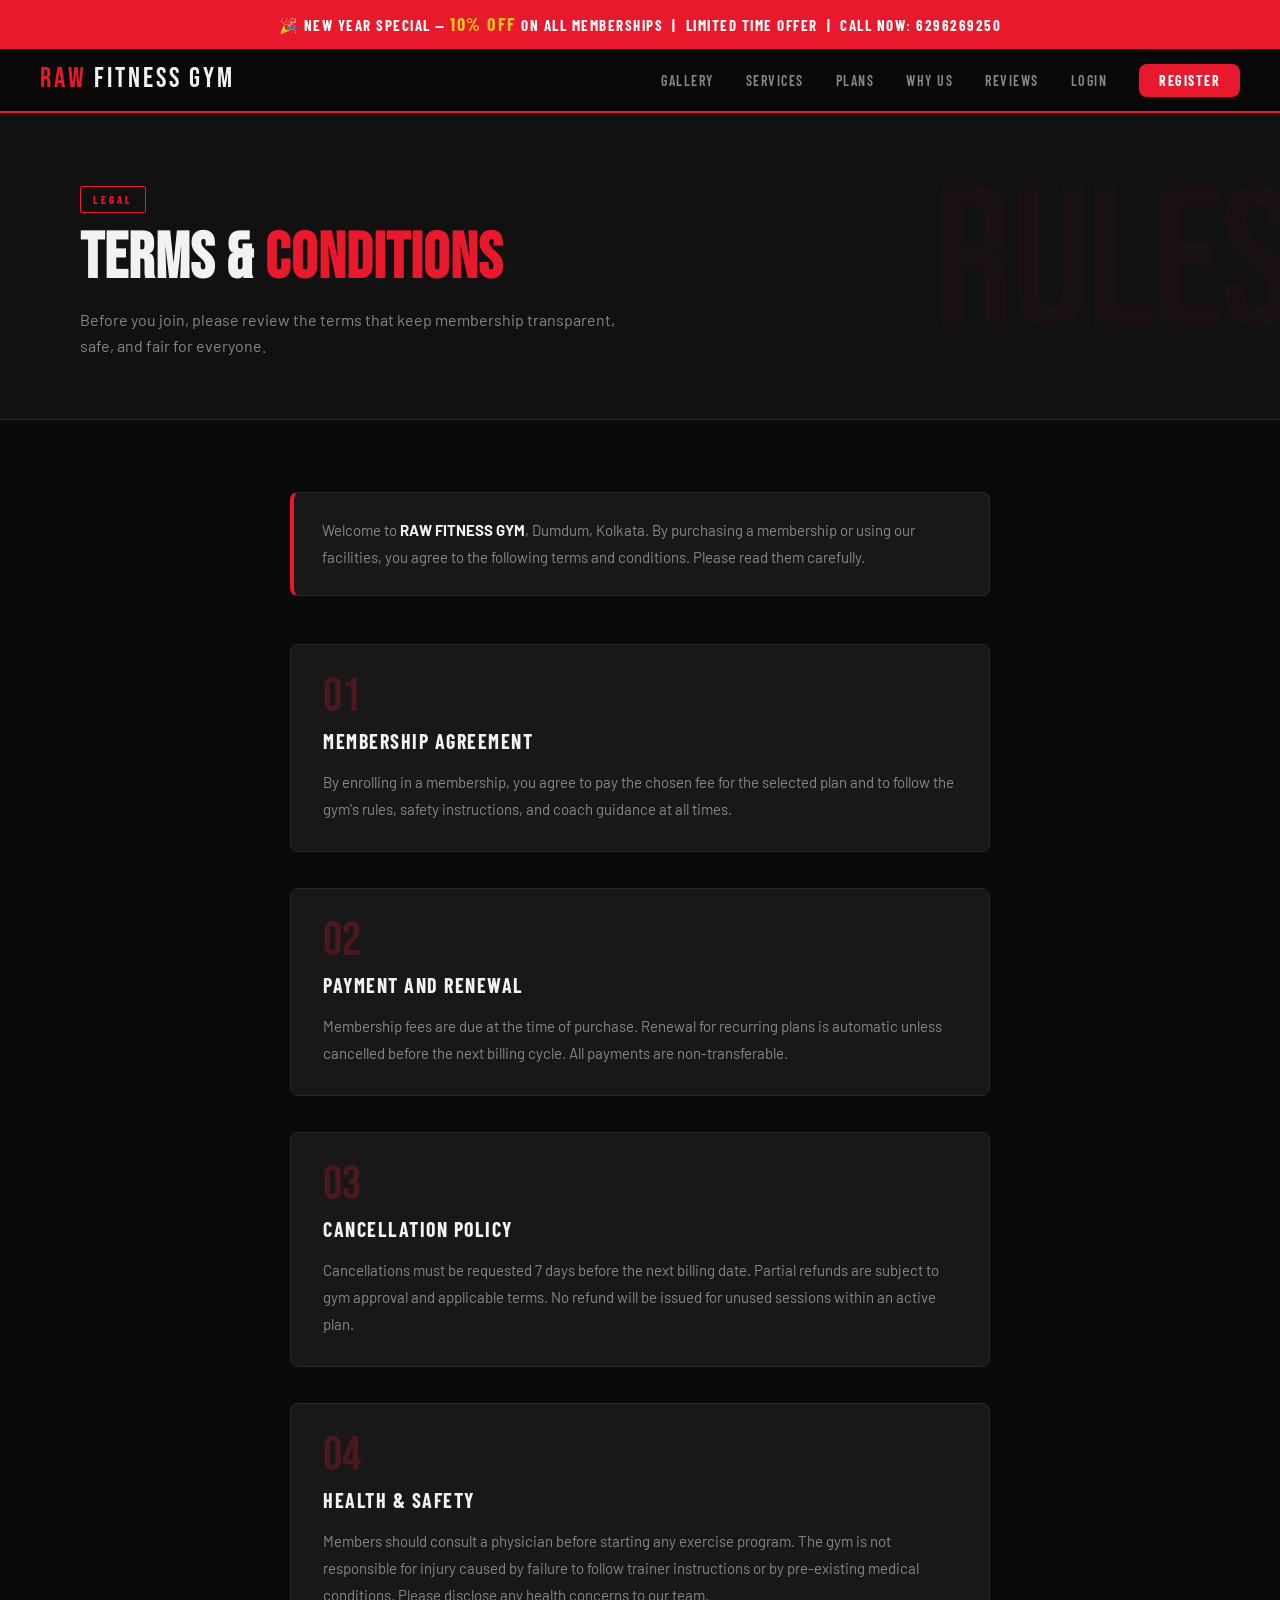
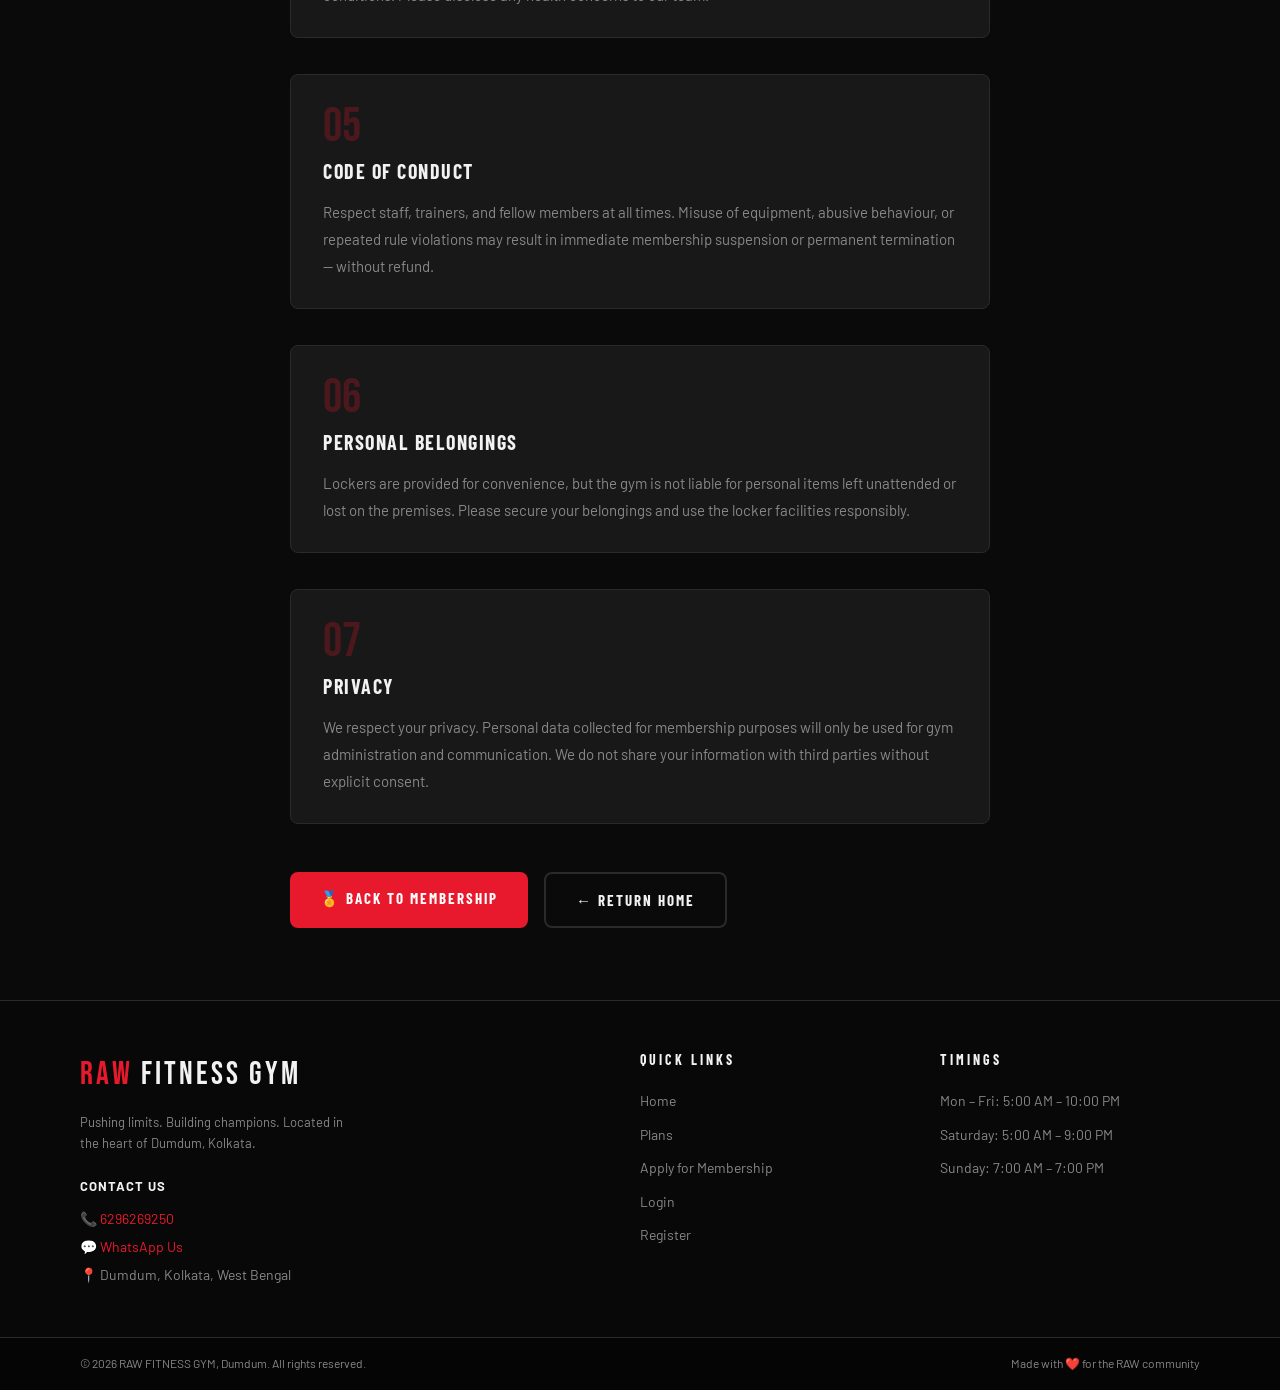
<file: terms.html>
<!DOCTYPE html>
<html lang="en">
<head>
  <meta charset="UTF-8" />
  <meta name="viewport" content="width=device-width, initial-scale=1.0" />
  <title>Terms &amp; Conditions | RAW FITNESS GYM</title>
  <meta name="description" content="Read the Terms and Conditions for RAW FITNESS GYM, Dumdum, Kolkata. Membership agreement, refund policy, health & safety guidelines." />
  <link href="https://fonts.googleapis.com/css2?family=Bebas+Neue&family=Barlow+Condensed:wght@400;600;700&family=Barlow:wght@400;500;600&display=swap" rel="stylesheet" />
  <link rel="stylesheet" href="style.css" />
  <style>
    /* ── TERMS PAGE SPECIFIC ── */
    .terms-hero {
      background: var(--dark);
      padding: 72px 80px 60px;
      border-bottom: 1px solid var(--border);
      position: relative;
      overflow: hidden;
    }
    .terms-hero::before {
      content: 'RULES';
      position: absolute;
      right: -10px; top: 50%;
      transform: translateY(-50%);
      font-family: 'Bebas Neue', sans-serif;
      font-size: clamp(80px, 16vw, 200px);
      color: rgba(232,25,44,0.04);
      line-height: 1;
      user-select: none;
      letter-spacing: -4px;
    }
    .terms-hero-inner { position: relative; z-index: 2; }

    .terms-body {
      max-width: 860px;
      margin: 0 auto;
      padding: 72px 80px;
    }

    .terms-intro-block {
      background: var(--card);
      border: 1px solid var(--border);
      border-left: 4px solid var(--red);
      border-radius: var(--radius);
      padding: 24px 28px;
      margin-bottom: 48px;
    }
    .terms-intro-block p {
      color: var(--muted);
      font-size: 15px;
      line-height: 1.8;
      margin: 0;
    }

    .terms-section {
      margin-bottom: 36px;
      background: var(--card);
      border: 1px solid var(--border);
      border-radius: var(--radius);
      padding: 28px 32px;
      transition: border-color .3s;
      position: relative;
      overflow: hidden;
    }
    .terms-section::before {
      content: '';
      position: absolute;
      top: 0; left: 0; right: 0;
      height: 2px;
      background: var(--red);
      transform: scaleX(0);
      transform-origin: left;
      transition: transform .35s;
    }
    .terms-section:hover { border-color: var(--red); }
    .terms-section:hover::before { transform: scaleX(1); }

    .terms-section-num {
      font-family: 'Bebas Neue', sans-serif;
      font-size: 48px;
      line-height: 1;
      color: var(--red);
      opacity: 0.25;
      margin-bottom: 4px;
    }
    .terms-section h2 {
      font-family: 'Barlow Condensed', sans-serif;
      font-size: 20px;
      font-weight: 700;
      letter-spacing: 1.5px;
      text-transform: uppercase;
      color: var(--white);
      margin-bottom: 12px;
    }
    .terms-section p {
      font-size: 15px;
      color: var(--muted);
      line-height: 1.8;
      margin: 0;
    }

    .terms-cta {
      display: flex;
      gap: 16px;
      flex-wrap: wrap;
      margin-top: 48px;
    }

    @media (max-width: 768px) {
      .terms-hero { padding: 48px 24px 40px; }
      .terms-body { padding: 48px 24px; }
      .terms-section { padding: 22px 20px; }
    }
  </style>
</head>
<body>

  <!-- OFFER BANNER -->
  <div class="offer-bar">
    🎉 NEW YEAR SPECIAL — <span>10% OFF</span> ON ALL MEMBERSHIPS &nbsp;|&nbsp; LIMITED TIME OFFER &nbsp;|&nbsp; CALL NOW: <strong>6296269250</strong>
  </div>

  <!-- NAVBAR -->
  <nav>
    <div class="nav-logo"><span>RAW</span> FITNESS GYM</div>
    <ul class="nav-links">
      <li><a href="index.html#photos">Gallery</a></li>
      <li><a href="index.html#offerings">Services</a></li>
      <li><a href="index.html#membership">Plans</a></li>
      <li><a href="index.html#why">Why Us</a></li>
      <li><a href="index.html#reviews">Reviews</a></li>
      <li><a href="login.html">Login</a></li>
      <li><a href="register.html" class="nav-cta">Register</a></li>
    </ul>
  </nav>

  <!-- HERO -->
  <div class="terms-hero">
    <div class="terms-hero-inner">
      <div class="section-tag">Legal</div>
      <h1 class="section-title">Terms &amp; <span>Conditions</span></h1>
      <p class="section-sub">Before you join, please review the terms that keep membership transparent, safe, and fair for everyone.</p>
    </div>
  </div>

  <!-- CONTENT -->
  <div class="terms-body">

    <div class="terms-intro-block">
      <p>Welcome to <strong style="color:var(--white)">RAW FITNESS GYM</strong>, Dumdum, Kolkata. By purchasing a membership or using our facilities, you agree to the following terms and conditions. Please read them carefully.</p>
    </div>

    <div class="terms-section">
      <div class="terms-section-num">01</div>
      <h2>Membership Agreement</h2>
      <p>By enrolling in a membership, you agree to pay the chosen fee for the selected plan and to follow the gym's rules, safety instructions, and coach guidance at all times.</p>
    </div>

    <div class="terms-section">
      <div class="terms-section-num">02</div>
      <h2>Payment and Renewal</h2>
      <p>Membership fees are due at the time of purchase. Renewal for recurring plans is automatic unless cancelled before the next billing cycle. All payments are non-transferable.</p>
    </div>

    <div class="terms-section">
      <div class="terms-section-num">03</div>
      <h2>Cancellation Policy</h2>
      <p>Cancellations must be requested 7 days before the next billing date. Partial refunds are subject to gym approval and applicable terms. No refund will be issued for unused sessions within an active plan.</p>
    </div>

    <div class="terms-section">
      <div class="terms-section-num">04</div>
      <h2>Health &amp; Safety</h2>
      <p>Members should consult a physician before starting any exercise program. The gym is not responsible for injury caused by failure to follow trainer instructions or by pre-existing medical conditions. Please disclose any health concerns to our team.</p>
    </div>

    <div class="terms-section">
      <div class="terms-section-num">05</div>
      <h2>Code of Conduct</h2>
      <p>Respect staff, trainers, and fellow members at all times. Misuse of equipment, abusive behaviour, or repeated rule violations may result in immediate membership suspension or permanent termination — without refund.</p>
    </div>

    <div class="terms-section">
      <div class="terms-section-num">06</div>
      <h2>Personal Belongings</h2>
      <p>Lockers are provided for convenience, but the gym is not liable for personal items left unattended or lost on the premises. Please secure your belongings and use the locker facilities responsibly.</p>
    </div>

    <div class="terms-section">
      <div class="terms-section-num">07</div>
      <h2>Privacy</h2>
      <p>We respect your privacy. Personal data collected for membership purposes will only be used for gym administration and communication. We do not share your information with third parties without explicit consent.</p>
    </div>

    <div class="terms-cta">
      <a href="membership.html" class="btn btn-primary">🏅 Back to Membership</a>
      <a href="index.html" class="btn btn-outline">← Return Home</a>
    </div>

  </div>

  <!-- FOOTER -->
  <footer>
    <div class="footer-brand">
      <div class="footer-logo"><span>RAW</span> FITNESS GYM</div>
      <p class="footer-tagline">Pushing limits. Building champions. Located in the heart of Dumdum, Kolkata.</p>
      <div class="footer-contact">
        <strong>Contact Us</strong>
        📞 <a href="tel:6296269250">6296269250</a><br>
        💬 <a href="https://wa.me/916296269250">WhatsApp Us</a><br>
        📍 Dumdum, Kolkata, West Bengal
      </div>
    </div>
    <div>
      <div class="footer-heading">Quick Links</div>
      <ul class="footer-links">
        <li><a href="index.html">Home</a></li>
        <li><a href="index.html#membership">Plans</a></li>
        <li><a href="membership.html">Apply for Membership</a></li>
        <li><a href="login.html">Login</a></li>
        <li><a href="register.html">Register</a></li>
      </ul>
    </div>
    <div>
      <div class="footer-heading">Timings</div>
      <ul class="footer-links">
        <li><a href="#">Mon – Fri: 5:00 AM – 10:00 PM</a></li>
        <li><a href="#">Saturday: 5:00 AM – 9:00 PM</a></li>
        <li><a href="#">Sunday: 7:00 AM – 7:00 PM</a></li>
      </ul>
    </div>
  </footer>
  <div class="footer-bottom">
    <span>© 2026 RAW FITNESS GYM, Dumdum. All rights reserved.</span>
    <span>Made with ❤️ for the RAW community</span>
  </div>

</body>
</html>
</file>
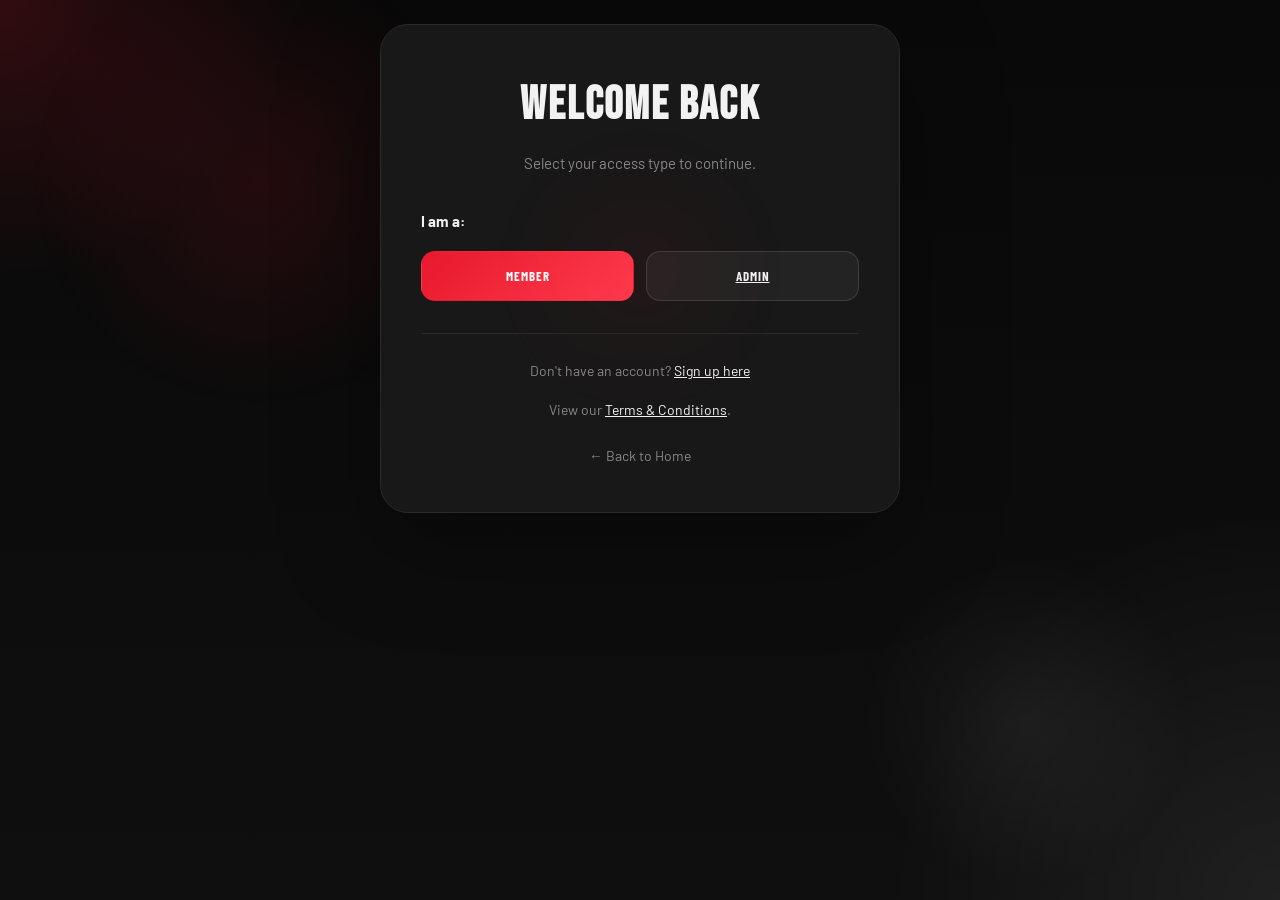
<file: user-dashboard.html>
<!DOCTYPE html>
<html lang="en">
<head>
  <meta charset="UTF-8" />
  <meta name="viewport" content="width=device-width, initial-scale=1.0" />
  <title>RAW FITNESS GYM — My Dashboard</title>
  <meta name="description" content="Your personal RAW FITNESS GYM dashboard. Track your health stats, workout plans, and diet charts." />
  <link href="https://fonts.googleapis.com/css2?family=Bebas+Neue&family=Barlow+Condensed:wght@400;600;700&family=Barlow:wght@400;500;600&display=swap" rel="stylesheet" />
  <link rel="stylesheet" href="style.css" />
  <style>
    /* ── DASHBOARD-SPECIFIC STYLES ── */
    .dash-hero {
      background: var(--dark);
      padding: 48px 80px 40px;
      border-bottom: 1px solid var(--border);
      position: relative;
      overflow: hidden;
    }
    .dash-hero::before {
      content: 'MY GYM';
      position: absolute;
      right: -10px;
      top: 50%;
      transform: translateY(-50%);
      font-family: 'Bebas Neue', sans-serif;
      font-size: clamp(80px, 14vw, 180px);
      color: rgba(232,25,44,0.04);
      line-height: 1;
      user-select: none;
    }
    .dash-hero-inner {
      position: relative;
      z-index: 2;
      display: flex;
      align-items: center;
      justify-content: space-between;
      flex-wrap: wrap;
      gap: 20px;
    }
    .dash-greeting {
      font-family: 'Bebas Neue', sans-serif;
      font-size: clamp(28px, 4vw, 48px);
      letter-spacing: 2px;
      line-height: 1;
      margin-bottom: 6px;
    }
    .dash-greeting span { color: var(--red); }
    .dash-sub { color: var(--muted); font-size: 15px; }
    .dash-logout {
      display: inline-block;
      font-family: 'Barlow Condensed', sans-serif;
      font-size: 13px;
      font-weight: 700;
      letter-spacing: 2px;
      text-transform: uppercase;
      padding: 10px 22px;
      border-radius: var(--radius);
      background: transparent;
      border: 1px solid var(--border);
      color: var(--muted);
      text-decoration: none;
      cursor: pointer;
      transition: all .2s;
    }
    .dash-logout:hover { border-color: var(--red); color: var(--red); }

    /* ── SECTION WRAPPERS ── */
    .dash-section { padding: 60px 80px; }
    .dash-section:nth-child(even) { background: var(--dark); }

    /* ── HEALTH STATS ── */
    .stats-grid {
      display: grid;
      grid-template-columns: repeat(4, 1fr);
      gap: 18px;
      margin-top: 36px;
    }
    .stat-block {
      background: var(--card);
      border: 1px solid var(--border);
      border-radius: var(--radius);
      padding: 28px 24px;
      text-align: center;
      transition: border-color .3s, transform .3s;
    }
    .stat-block:hover { border-color: var(--red); transform: translateY(-4px); }
    .stat-block .stat-icon { font-size: 30px; margin-bottom: 10px; display: block; }
    .stat-block .stat-val {
      font-family: 'Bebas Neue', sans-serif;
      font-size: 40px;
      line-height: 1;
      color: var(--white);
      margin-bottom: 4px;
    }
    .stat-block .stat-val.unset { font-size: 24px; color: var(--muted); }
    .stat-block .stat-lbl { font-size: 12px; letter-spacing: 2px; text-transform: uppercase; color: var(--muted); }
    .stat-block.goal-block .stat-val { color: var(--red); }
    .edit-stats-btn {
      margin-top: 28px;
      display: inline-flex;
      align-items: center;
      gap: 8px;
      font-family: 'Barlow Condensed', sans-serif;
      font-size: 13px;
      font-weight: 700;
      letter-spacing: 2px;
      text-transform: uppercase;
      padding: 11px 24px;
      border-radius: var(--radius);
      background: transparent;
      border: 1px solid var(--red);
      color: var(--red);
      cursor: pointer;
      transition: all .2s;
    }
    .edit-stats-btn:hover { background: var(--red); color: #fff; }

    /* ── PLAN CARDS LAYOUT ── */
    .plan-toggle-tabs {
      display: flex;
      gap: 10px;
      margin-top: 36px;
      flex-wrap: wrap;
    }
    .tab-btn {
      font-family: 'Barlow Condensed', sans-serif;
      font-size: 13px;
      font-weight: 700;
      letter-spacing: 2px;
      text-transform: uppercase;
      padding: 10px 22px;
      border-radius: var(--radius);
      border: 1px solid var(--border);
      background: transparent;
      color: var(--muted);
      cursor: pointer;
      transition: all .2s;
    }
    .tab-btn.active, .tab-btn:hover { background: var(--red); border-color: var(--red); color: #fff; }
    .tab-panel { display: none; margin-top: 28px; }
    .tab-panel.active { display: block; }

    /* ── READY-MADE WORKOUT ── */
    .workout-preset-grid {
      display: grid;
      grid-template-columns: repeat(3, 1fr);
      gap: 18px;
    }
    .workout-preset-card {
      background: var(--card);
      border: 1px solid var(--border);
      border-radius: var(--radius);
      padding: 28px 24px;
      transition: border-color .3s, transform .3s;
      position: relative;
      overflow: hidden;
    }
    .workout-preset-card::before {
      content: '';
      position: absolute;
      top: 0; left: 0; right: 0;
      height: 3px;
      background: var(--red);
      transform: scaleX(0);
      transition: transform .3s;
      transform-origin: left;
    }
    .workout-preset-card:hover { border-color: var(--red); transform: translateY(-4px); }
    .workout-preset-card:hover::before { transform: scaleX(1); }
    .wp-icon { font-size: 32px; margin-bottom: 12px; display: block; }
    .wp-name {
      font-family: 'Barlow Condensed', sans-serif;
      font-size: 20px;
      font-weight: 700;
      letter-spacing: 1px;
      text-transform: uppercase;
      color: var(--white);
      margin-bottom: 6px;
    }
    .wp-badge {
      display: inline-block;
      font-size: 11px;
      font-family: 'Barlow Condensed', sans-serif;
      font-weight: 700;
      letter-spacing: 2px;
      text-transform: uppercase;
      padding: 3px 10px;
      border-radius: 2px;
      border: 1px solid var(--red);
      color: var(--red);
      margin-bottom: 12px;
    }
    .wp-desc { font-size: 13px; color: var(--muted); line-height: 1.7; margin-bottom: 16px; }
    .wp-days { display: flex; flex-wrap: wrap; gap: 6px; }
    .wp-day {
      font-size: 11px;
      font-family: 'Barlow Condensed', sans-serif;
      font-weight: 700;
      letter-spacing: 1px;
      text-transform: uppercase;
      padding: 4px 10px;
      border-radius: 3px;
      background: rgba(232,25,44,0.12);
      color: var(--red);
    }

    /* ── DIET CHART TABLES ── */
    .diet-chart-wrapper {}
    .diet-header-block {
      background: var(--card);
      border: 1px solid var(--border);
      border-radius: var(--radius);
      padding: 28px 32px 24px;
      margin-bottom: 24px;
      position: relative;
      overflow: hidden;
    }
    .diet-header-block::before {
      content: '';
      position: absolute; top: 0; left: 0;
      width: 4px; height: 100%;
      background: var(--red);
    }
    .diet-header-block h3 {
      font-family: 'Bebas Neue', sans-serif;
      font-size: 32px;
      letter-spacing: 1px;
      color: var(--white);
      margin-bottom: 8px;
    }
    .diet-header-block p { font-size: 14px; color: var(--muted); line-height: 1.7; max-width: 700px; }
    .diet-table-wrap {
      background: var(--card);
      border: 1px solid var(--border);
      border-radius: var(--radius);
      overflow: hidden;
      margin-bottom: 24px;
    }
    .diet-table {
      width: 100%;
      border-collapse: collapse;
    }
    .diet-table thead { background: linear-gradient(135deg, var(--red), var(--red2)); }
    .diet-table th {
      font-family: 'Barlow Condensed', sans-serif;
      font-size: 13px;
      font-weight: 700;
      letter-spacing: 2px;
      text-transform: uppercase;
      color: #fff;
      padding: 14px 20px;
      text-align: left;
    }
    .diet-table td {
      padding: 14px 20px;
      font-size: 14px;
      color: var(--muted);
      border-bottom: 1px solid var(--border);
      vertical-align: top;
      line-height: 1.6;
    }
    .diet-table td:first-child {
      font-family: 'Barlow Condensed', sans-serif;
      font-weight: 700;
      font-size: 13px;
      letter-spacing: 1px;
      text-transform: uppercase;
      color: var(--white);
      white-space: nowrap;
      width: 160px;
    }
    .diet-table tbody tr:hover { background: rgba(232,25,44,0.06); }
    .diet-tips {
      background: var(--card);
      border: 1px solid var(--border);
      border-radius: var(--radius);
      padding: 24px 28px;
    }
    .diet-tips h4 {
      font-family: 'Barlow Condensed', sans-serif;
      font-size: 15px;
      font-weight: 700;
      letter-spacing: 2px;
      text-transform: uppercase;
      color: var(--red);
      margin-bottom: 14px;
    }
    .diet-tips ul { list-style: none; display: flex; flex-direction: column; gap: 10px; }
    .diet-tips li {
      font-size: 14px;
      color: var(--muted);
      display: flex;
      align-items: flex-start;
      gap: 10px;
      line-height: 1.6;
    }
    .diet-tips li::before {
      content: '✓';
      color: var(--red);
      font-weight: 700;
      flex-shrink: 0;
      margin-top: 1px;
    }

    /* ── CUSTOM PLAN FORM ── */
    .custom-plan-form {
      background: var(--card);
      border: 1px solid var(--border);
      border-radius: var(--radius);
      padding: 36px 32px;
    }
    .custom-plan-form h3 {
      font-family: 'Bebas Neue', sans-serif;
      font-size: 28px;
      letter-spacing: 1px;
      margin-bottom: 6px;
    }
    .custom-plan-form > p { font-size: 14px; color: var(--muted); margin-bottom: 28px; }
    .custom-form-grid {
      display: grid;
      grid-template-columns: 1fr 1fr;
      gap: 16px;
      margin-bottom: 16px;
    }
    .cf-group { display: flex; flex-direction: column; gap: 8px; }
    .cf-group.full { grid-column: 1 / -1; }
    .cf-group label {
      font-family: 'Barlow Condensed', sans-serif;
      font-size: 12px;
      font-weight: 700;
      letter-spacing: 2px;
      text-transform: uppercase;
      color: var(--muted);
    }
    .cf-group input,
    .cf-group select,
    .cf-group textarea {
      background: #111;
      border: 1px solid rgba(255,255,255,0.08);
      border-radius: var(--radius);
      padding: 12px 16px;
      color: var(--white);
      font-family: 'Barlow', sans-serif;
      font-size: 15px;
      outline: none;
      transition: border-color .3s, box-shadow .3s;
    }
    .cf-group input:focus,
    .cf-group select:focus,
    .cf-group textarea:focus {
      border-color: var(--red);
      box-shadow: 0 0 0 3px rgba(232,25,44,0.12);
    }
    .cf-group textarea { resize: vertical; min-height: 90px; }
    .cf-submit-btn {
      font-family: 'Barlow Condensed', sans-serif;
      font-size: 14px;
      font-weight: 700;
      letter-spacing: 2px;
      text-transform: uppercase;
      padding: 13px 28px;
      border-radius: var(--radius);
      background: var(--red);
      border: none;
      color: #fff;
      cursor: pointer;
      transition: background .2s, transform .2s;
      margin-top: 8px;
    }
    .cf-submit-btn:hover { background: var(--red2); transform: translateY(-2px); }

    /* ── SAVED CUSTOM PLANS ── */
    .saved-plans-label {
      font-family: 'Barlow Condensed', sans-serif;
      font-size: 12px;
      font-weight: 700;
      letter-spacing: 3px;
      text-transform: uppercase;
      color: var(--red);
      border: 1px solid var(--red);
      padding: 4px 12px;
      border-radius: 2px;
      display: inline-block;
      margin: 32px 0 18px;
    }
    .saved-plan-cards { display: grid; grid-template-columns: repeat(auto-fill, minmax(320px, 1fr)); gap: 18px; }
    .saved-plan-card {
      background: var(--card);
      border: 1px solid var(--border);
      border-radius: var(--radius);
      padding: 22px 24px;
      transition: border-color .3s, transform .3s;
    }
    .saved-plan-card:hover { border-color: var(--red); transform: translateY(-3px); }
    .spc-header {
      display: flex;
      justify-content: space-between;
      align-items: center;
      margin-bottom: 14px;
      padding-bottom: 14px;
      border-bottom: 1px solid var(--border);
    }
    .spc-header h4 {
      font-family: 'Barlow Condensed', sans-serif;
      font-size: 18px;
      font-weight: 700;
      letter-spacing: 1px;
      text-transform: uppercase;
      color: var(--white);
      margin: 0;
    }
    .spc-delete {
      background: rgba(232,25,44,0.15);
      color: var(--red);
      border: 1px solid var(--red);
      border-radius: var(--radius);
      padding: 5px 12px;
      font-family: 'Barlow Condensed', sans-serif;
      font-size: 11px;
      font-weight: 700;
      letter-spacing: 1px;
      text-transform: uppercase;
      cursor: pointer;
      transition: all .2s;
    }
    .spc-delete:hover { background: var(--red); color: #fff; }
    .spc-body p { font-size: 13px; color: var(--muted); margin-bottom: 6px; }
    .spc-body strong { color: var(--white); }
    .empty-state {
      text-align: center;
      padding: 48px 20px;
      color: var(--muted);
      font-size: 15px;
      font-style: italic;
    }
    .empty-state span { display: block; font-size: 36px; margin-bottom: 12px; }

    /* ── MODAL ── */
    .raw-modal {
      position: fixed;
      inset: 0;
      background: rgba(0,0,0,0.75);
      display: flex;
      align-items: center;
      justify-content: center;
      z-index: 9999;
      backdrop-filter: blur(4px);
      animation: modalFadeIn .2s ease;
    }
    @keyframes modalFadeIn { from { opacity: 0; } to { opacity: 1; } }
    .raw-modal.hidden { display: none !important; }
    .raw-modal-inner {
      background: var(--card);
      border: 1px solid var(--border);
      border-radius: var(--radius);
      padding: 36px 32px;
      max-width: 520px;
      width: 92%;
      max-height: 90vh;
      overflow-y: auto;
      box-shadow: 0 30px 80px rgba(0,0,0,0.6), 0 0 0 1px rgba(232,25,44,0.1);
    }
    .raw-modal-header {
      display: flex;
      justify-content: space-between;
      align-items: center;
      margin-bottom: 24px;
      padding-bottom: 16px;
      border-bottom: 1px solid var(--border);
    }
    .raw-modal-header h3 {
      font-family: 'Bebas Neue', sans-serif;
      font-size: 26px;
      letter-spacing: 1px;
      margin: 0;
    }
    .raw-modal-close {
      background: none;
      border: none;
      color: var(--muted);
      font-size: 26px;
      cursor: pointer;
      line-height: 1;
      transition: color .2s;
    }
    .raw-modal-close:hover { color: var(--white); }

    /* ── PROFILE BAR ── */
    .profile-bar {
      background: var(--card);
      border: 1px solid var(--border);
      border-radius: var(--radius);
      padding: 20px 28px;
      display: flex;
      align-items: center;
      gap: 20px;
      margin: 28px 80px 0;
    }
    .profile-avatar {
      width: 52px; height: 52px;
      border-radius: 50%;
      background: var(--red);
      display: flex; align-items: center; justify-content: center;
      font-family: 'Bebas Neue', sans-serif;
      font-size: 22px;
      color: #fff;
      flex-shrink: 0;
    }
    .profile-info-text { flex: 1; }
    .profile-info-text strong {
      display: block;
      font-family: 'Barlow Condensed', sans-serif;
      font-size: 18px;
      font-weight: 700;
      letter-spacing: 1px;
      color: var(--white);
    }
    .profile-info-text span { font-size: 13px; color: var(--muted); }
    .profile-membership-link {
      font-family: 'Barlow Condensed', sans-serif;
      font-size: 12px;
      font-weight: 700;
      letter-spacing: 2px;
      text-transform: uppercase;
      padding: 9px 20px;
      border-radius: var(--radius);
      text-decoration: none;
      border: 1px solid var(--border);
      color: var(--muted);
      transition: all .2s;
    }
    .profile-membership-link:hover { border-color: var(--red); color: var(--red); }

    /* Responsive */
    @media (max-width: 1024px) {
      .stats-grid { grid-template-columns: repeat(2, 1fr); }
      .workout-preset-grid { grid-template-columns: repeat(2, 1fr); }
    }
    @media (max-width: 768px) {
      .dash-hero, .dash-section { padding: 36px 24px; }
      .profile-bar { margin: 20px 24px 0; flex-direction: column; text-align: center; }
      .stats-grid { grid-template-columns: repeat(2, 1fr); }
      .workout-preset-grid { grid-template-columns: 1fr; }
      .custom-form-grid { grid-template-columns: 1fr; }
      .diet-table td:first-child { width: 120px; }
    }
    @media (max-width: 480px) {
      .stats-grid { grid-template-columns: 1fr 1fr; }
    }
  </style>
</head>
<body>

  <!-- OFFER BANNER -->
  <div class="offer-bar">
    🎉 NEW YEAR SPECIAL — <span>10% OFF</span> ON ALL MEMBERSHIPS &nbsp;|&nbsp; LIMITED TIME OFFER &nbsp;|&nbsp; CALL NOW: <strong>6296269250</strong>
  </div>

  <!-- NAVBAR -->
  <nav>
    <div class="nav-logo"><span>RAW</span> FITNESS GYM</div>
    <ul class="nav-links">
      <li><a href="index.html#photos">Gallery</a></li>
      <li><a href="index.html#offerings">Services</a></li>
      <li><a href="index.html#membership">Plans</a></li>
      <li><a href="index.html#why">Why Us</a></li>
      <li><a href="index.html#reviews">Reviews</a></li>
      <li><a href="terms.html">Terms</a></li>
      <li><a href="membership.html" class="nav-cta">Upgrade Plan</a></li>
    </ul>
  </nav>

  <!-- DASHBOARD HERO -->
  <div class="dash-hero">
    <div class="dash-hero-inner">
      <div>
        <p id="dashSectionTag" class="section-tag">Member Dashboard</p>
        <h1 class="dash-greeting" id="dashGreeting">Welcome, <span id="userName">Athlete</span>!</h1>
        <p class="dash-sub" id="dashSub">Your personal fitness command centre at RAW FITNESS GYM.</p>
      </div>
      <button id="logoutBtn" class="dash-logout">⏻ Logout</button>
    </div>
  </div>

  <!-- PROFILE BAR -->
  <div class="profile-bar">
    <div class="profile-avatar" id="profileAvatar">U</div>
    <div class="profile-info-text">
      <strong id="profileName">—</strong>
      <span id="profileEmail">—</span>
    </div>
    <a href="membership.html" class="profile-membership-link">🏅 Upgrade Plan</a>
  </div>

  <!-- ═══════════════ HEALTH STATS ═══════════════ -->
  <section class="dash-section">
    <div class="section-tag">My Body Stats</div>
    <h2 class="section-title">Health <span>Snapshot</span></h2>
    <p class="section-sub">Keep your stats updated to get the most relevant recommendations.</p>

    <div class="stats-grid">
      <div class="stat-block">
        <span class="stat-icon">⚖️</span>
        <div class="stat-val" id="statWeight">—</div>
        <div class="stat-lbl">Weight (kg)</div>
      </div>
      <div class="stat-block">
        <span class="stat-icon">📏</span>
        <div class="stat-val" id="statHeight">—</div>
        <div class="stat-lbl">Height (cm)</div>
      </div>
      <div class="stat-block goal-block">
        <span class="stat-icon">🎯</span>
        <div class="stat-val" id="statGoal">—</div>
        <div class="stat-lbl">Fitness Goal</div>
      </div>
      <div class="stat-block">
        <span class="stat-icon">📅</span>
        <div class="stat-val" id="statDuration">—</div>
        <div class="stat-lbl">Target Duration</div>
      </div>
    </div>

    <button class="edit-stats-btn" id="openStatsModal">✏️ Update My Stats</button>
  </section>

  <!-- ═══════════════ WORKOUT PLANS ═══════════════ -->
  <section class="dash-section">
    <div class="section-tag">Training</div>
    <h2 class="section-title">Workout <span>Plans</span></h2>
    <p class="section-sub">Choose a ready-made programme or design your own custom routine.</p>

    <div class="plan-toggle-tabs" id="workoutTabs">
      <button class="tab-btn active" data-tab="workout-ready">⚡ Ready-Made Plans</button>
      <button class="tab-btn" data-tab="workout-custom">✏️ My Custom Plans</button>
    </div>

    <!-- READY-MADE WORKOUT PLANS -->
    <div class="tab-panel active" id="workout-ready">
      <div class="workout-preset-grid">

        <div class="workout-preset-card">
          <span class="wp-icon">💪</span>
          <div class="wp-badge">Beginner · 4 Days/Week</div>
          <div class="wp-name">Full Body Strength Starter</div>
          <p class="wp-desc">A beginner-friendly full-body programme. Each session targets all major muscle groups with compound movements to build a solid foundation.</p>
          <div class="wp-days">
            <span class="wp-day">Mon — Full Body A</span>
            <span class="wp-day">Wed — Full Body B</span>
            <span class="wp-day">Fri — Full Body A</span>
            <span class="wp-day">Sat — Full Body B</span>
          </div>
          <p style="font-size:13px;color:var(--muted);margin-top:14px;line-height:1.7">
            <strong style="color:var(--white)">Exercises include:</strong> Squats, Deadlifts, Bench Press, Rows, Overhead Press, Planks.
          </p>
        </div>

        <div class="workout-preset-card">
          <span class="wp-icon">🔥</span>
          <div class="wp-badge">Intermediate · 5 Days/Week</div>
          <div class="wp-name">Push / Pull / Legs Split</div>
          <p class="wp-desc">A classic 5-day PPL split for intermediate lifters looking to add muscle and strength. High volume with moderate intensity.</p>
          <div class="wp-days">
            <span class="wp-day">Mon — Push (Chest/Shoulder/Tri)</span>
            <span class="wp-day">Tue — Pull (Back/Bi)</span>
            <span class="wp-day">Wed — Legs</span>
            <span class="wp-day">Thu — Push</span>
            <span class="wp-day">Fri — Pull</span>
          </div>
          <p style="font-size:13px;color:var(--muted);margin-top:14px;line-height:1.7">
            <strong style="color:var(--white)">Exercises include:</strong> Incline Press, Cable Rows, Leg Press, Hack Squats, Lateral Raises, Curls.
          </p>
        </div>

        <div class="workout-preset-card">
          <span class="wp-icon">🏃</span>
          <div class="wp-badge">Any Level · 4 Days/Week</div>
          <div class="wp-name">Fat Burn HIIT Programme</div>
          <p class="wp-desc">High-intensity interval training designed to torch calories, improve cardiovascular endurance and accelerate fat loss. No equipment needed.</p>
          <div class="wp-days">
            <span class="wp-day">Mon — HIIT Cardio (30 min)</span>
            <span class="wp-day">Tue — Strength Circuit</span>
            <span class="wp-day">Thu — HIIT Cardio (30 min)</span>
            <span class="wp-day">Sat — Strength Circuit</span>
          </div>
          <p style="font-size:13px;color:var(--muted);margin-top:14px;line-height:1.7">
            <strong style="color:var(--white)">Exercises include:</strong> Burpees, Jump Squats, Mountain Climbers, Box Jumps, Kettlebell Swings.
          </p>
        </div>

        <div class="workout-preset-card">
          <span class="wp-icon">🥊</span>
          <div class="wp-badge">Any Level · 3 Days/Week</div>
          <div class="wp-name">Boxing & Combat Fitness</div>
          <p class="wp-desc">A full-body boxing workout combining bag work, shadow boxing, and core conditioning. Burn up to 1000 calories per session.</p>
          <div class="wp-days">
            <span class="wp-day">Tue — Bag Work + Core</span>
            <span class="wp-day">Thu — Shadow Boxing + Footwork</span>
            <span class="wp-day">Sat — Sparring / Drills</span>
          </div>
          <p style="font-size:13px;color:var(--muted);margin-top:14px;line-height:1.7">
            <strong style="color:var(--white)">Exercises include:</strong> Jab-Cross, Hooks, Uppercuts, Skip Rope, Heavy Bag Rounds, Crunches.
          </p>
        </div>

        <div class="workout-preset-card">
          <span class="wp-icon">🧘</span>
          <div class="wp-badge">Beginner · 5 Days/Week</div>
          <div class="wp-name">Yoga & Flexibility Flow</div>
          <p class="wp-desc">Gentle morning yoga sessions to improve flexibility, reduce soreness, and enhance mind-muscle connection. Perfect complement to any programme.</p>
          <div class="wp-days">
            <span class="wp-day">Mon — Sun Salutation</span>
            <span class="wp-day">Tue — Hip Openers</span>
            <span class="wp-day">Wed — Back & Spine Flow</span>
            <span class="wp-day">Thu — Shoulder & Chest</span>
            <span class="wp-day">Fri — Full Body Stretch</span>
          </div>
        </div>

        <div class="workout-preset-card">
          <span class="wp-icon">🏆</span>
          <div class="wp-badge">Advanced · 6 Days/Week</div>
          <div class="wp-name">Advanced Muscle Building</div>
          <p class="wp-desc">A high-volume 6-day bodybuilding split for experienced lifters targeting hypertrophy with periodised progressive overload.</p>
          <div class="wp-days">
            <span class="wp-day">Mon — Chest + Tri</span>
            <span class="wp-day">Tue — Back + Bi</span>
            <span class="wp-day">Wed — Legs (Quads focus)</span>
            <span class="wp-day">Thu — Shoulders + Traps</span>
            <span class="wp-day">Fri — Arms + Core</span>
            <span class="wp-day">Sat — Legs (Hamstring focus)</span>
          </div>
        </div>

      </div>
    </div>

    <!-- CUSTOM WORKOUT PLANS -->
    <div class="tab-panel" id="workout-custom">
      <div class="custom-plan-form" id="workoutCustomForm">
        <h3>Create Custom Workout Plan</h3>
        <p>Fill in the details below to save your own personalised workout routine.</p>
        <div class="custom-form-grid">
          <div class="cf-group">
            <label for="cwName">Plan Name</label>
            <input type="text" id="cwName" placeholder="e.g., Monday Chest Day" required />
          </div>
          <div class="cf-group">
            <label for="cwDuration">Duration (minutes)</label>
            <input type="number" id="cwDuration" placeholder="60" min="10" max="240" required />
          </div>
          <div class="cf-group">
            <label for="cwIntensity">Intensity</label>
            <select id="cwIntensity" required>
              <option value="">Select intensity</option>
              <option>Low</option>
              <option>Moderate</option>
              <option>High</option>
            </select>
          </div>
          <div class="cf-group">
            <label for="cwDays">Days Per Week</label>
            <input type="number" id="cwDays" placeholder="3" min="1" max="7" required />
          </div>
          <div class="cf-group full">
            <label for="cwDesc">Description</label>
            <textarea id="cwDesc" placeholder="Describe your workout routine, exercises, sets, reps..." required></textarea>
          </div>
        </div>
        <button type="button" class="cf-submit-btn" id="saveWorkoutBtn">💾 Save Workout Plan</button>
      </div>

      <div class="saved-plans-label">My Saved Workout Plans</div>
      <div class="saved-plan-cards" id="savedWorkoutList">
        <div class="empty-state"><span>🏋️</span>No custom workout plans yet. Create your first one above!</div>
      </div>
    </div>
  </section>

  <!-- ═══════════════ DIET PLANS ═══════════════ -->
  <section class="dash-section">
    <div class="section-tag">Nutrition</div>
    <h2 class="section-title">Diet <span>Plans</span></h2>
    <p class="section-sub">Follow a curated diet chart or build your own custom meal plan.</p>

    <div class="plan-toggle-tabs" id="dietTabs">
      <button class="tab-btn active" data-tab="diet-loss">🔥 Weight Loss</button>
      <button class="tab-btn" data-tab="diet-gain">💪 Weight Gain</button>
      <button class="tab-btn" data-tab="diet-custom">✏️ Make Your Own Plan</button>
    </div>

    <!-- WEIGHT LOSS DIET -->
    <div class="tab-panel active" id="diet-loss">
      <div class="diet-chart-wrapper">
        <div class="diet-header-block">
          <h3>Diet Chart for Weight Loss</h3>
          <p>The goal here is a <strong style="color:var(--white)">caloric deficit</strong> — consuming fewer calories than you burn while prioritising protein and fibre to maintain muscle and stay full.</p>
        </div>
        <div class="diet-table-wrap">
          <table class="diet-table">
            <thead>
              <tr><th>Meal</th><th>Food Options</th></tr>
            </thead>
            <tbody>
              <tr><td>Early Morning</td><td>1 glass of warm water with lemon &nbsp;or&nbsp; 1 cup of green tea.</td></tr>
              <tr><td>Breakfast</td><td>Vegetable oats, moong dal chilla, or 2 boiled egg whites with a slice of whole-grain toast.</td></tr>
              <tr><td>Mid-Morning</td><td>A small bowl of papaya or an apple.</td></tr>
              <tr><td>Lunch</td><td>1 bowl of dal, 1 small bowl of sabzi (vegetables), a large salad, and 1–2 multigrain rotis.</td></tr>
              <tr><td>Evening Snack</td><td>A handful of roasted makhana (fox nuts) or 1 cup of buttermilk.</td></tr>
              <tr><td>Dinner</td><td>Grilled chicken / paneer with sautéed vegetables &nbsp;or&nbsp; a large bowl of clear vegetable soup with sprouts.</td></tr>
            </tbody>
          </table>
        </div>
        <div class="diet-tips">
          <h4>⚡ Key Tips</h4>
          <ul>
            <li><strong style="color:var(--white)">Hydration:</strong> Drink at least 2.5–3 litres of water daily.</li>
            <li><strong style="color:var(--white)">Avoid:</strong> Processed sugars, sodas, and deep-fried snacks.</li>
            <li><strong style="color:var(--white)">Portion Control:</strong> Use smaller plates to manage serving sizes visually.</li>
          </ul>
        </div>
      </div>
    </div>

    <!-- WEIGHT GAIN DIET -->
    <div class="tab-panel" id="diet-gain">
      <div class="diet-chart-wrapper">
        <div class="diet-header-block">
          <h3>Diet Chart for Weight Gain</h3>
          <p>The goal is a <strong style="color:var(--white)">caloric surplus</strong> — consuming more calories than you burn, focusing on healthy fats, complex carbohydrates, and high protein to build lean mass.</p>
        </div>
        <div class="diet-table-wrap">
          <table class="diet-table">
            <thead>
              <tr><th>Meal</th><th>Food Options</th></tr>
            </thead>
            <tbody>
              <tr><td>Early Morning</td><td>A handful of soaked almonds and walnuts &nbsp;or&nbsp; a banana.</td></tr>
              <tr><td>Breakfast</td><td>Stuffed parathas with curd, a large bowl of porridge with nuts, or an omelet with 2–3 eggs and cheese toast.</td></tr>
              <tr><td>Mid-Morning</td><td>A fruit smoothie with peanut butter &nbsp;or&nbsp; a glass of whole milk with protein powder.</td></tr>
              <tr><td>Lunch</td><td>1 bowl of thick dal, 1 bowl of rice, 2 rotis, a bowl of curd, and a portion of chicken / paneer / fish.</td></tr>
              <tr><td>Evening Snack</td><td>A bowl of boiled chickpeas (chana) or a peanut butter sandwich.</td></tr>
              <tr><td>Dinner</td><td>Paneer butter masala or soya chunks curry with 2–3 ghee-topped rotis and a side of salad.</td></tr>
            </tbody>
          </table>
        </div>
        <div class="diet-tips">
          <h4>⚡ Key Tips</h4>
          <ul>
            <li><strong style="color:var(--white)">Meal Frequency:</strong> Eat 5–6 smaller meals instead of 3 large ones to avoid feeling overly full.</li>
            <li><strong style="color:var(--white)">Liquid Calories:</strong> Add healthy fats like olive oil, ghee, or nut butters to your meals.</li>
            <li><strong style="color:var(--white)">Strength Training:</strong> Focus on lifting weights to ensure the weight gain is muscle rather than just body fat.</li>
          </ul>
        </div>
      </div>
    </div>

    <!-- CUSTOM DIET PLAN -->
    <div class="tab-panel" id="diet-custom">
      <div class="custom-plan-form">
        <h3>Create Your Custom Diet Plan</h3>
        <p>Design a personalised meal plan tailored to your goals and preferences.</p>
        <div class="custom-form-grid">
          <div class="cf-group">
            <label for="cdName">Plan Name</label>
            <input type="text" id="cdName" placeholder="e.g., High Protein Diet" required />
          </div>
          <div class="cf-group">
            <label for="cdCalories">Daily Calories Target (kcal)</label>
            <input type="number" id="cdCalories" placeholder="2500" />
          </div>
          <div class="cf-group">
            <label for="cdProtein">Protein (g)</label>
            <input type="number" id="cdProtein" placeholder="150" />
          </div>
          <div class="cf-group">
            <label for="cdCarbs">Carbs (g)</label>
            <input type="number" id="cdCarbs" placeholder="250" />
          </div>
          <div class="cf-group">
            <label for="cdFats">Fats (g)</label>
            <input type="number" id="cdFats" placeholder="60" />
          </div>
          <div class="cf-group">
            <label for="cdGoal">Goal</label>
            <select id="cdGoal">
              <option value="">Select goal</option>
              <option>Weight Loss</option>
              <option>Weight Gain</option>
              <option>Maintenance</option>
            </select>
          </div>
          <div class="cf-group full">
            <label for="cdDesc">Meal Plan Description</label>
            <textarea id="cdDesc" placeholder="Describe your meals, timings, and any specific notes..." required></textarea>
          </div>
        </div>
        <button type="button" class="cf-submit-btn" id="saveDietBtn">💾 Save Diet Plan</button>
      </div>

      <div class="saved-plans-label">My Saved Diet Plans</div>
      <div class="saved-plan-cards" id="savedDietList">
        <div class="empty-state"><span>🥗</span>No custom diet plans yet. Create your first one above!</div>
      </div>
    </div>
  </section>

  <!-- ══════════════════════════════════════════ -->
  <!-- FOOTER -->
  <footer>
    <div class="footer-brand">
      <div class="footer-logo"><span>RAW</span> FITNESS GYM</div>
      <p class="footer-tagline">Pushing limits. Building champions. Located in the heart of Dumdum, Kolkata.</p>
      <div class="footer-contact">
        <strong>Contact Us</strong>
        📞 <a href="tel:6296269250">6296269250</a><br>
        💬 <a href="https://wa.me/916296269250">WhatsApp Us</a><br>
        📍 Dumdum, Kolkata, West Bengal
      </div>
    </div>
    <div>
      <div class="footer-heading">Quick Links</div>
      <ul class="footer-links">
        <li><a href="index.html">Home</a></li>
        <li><a href="index.html#membership">Membership Plans</a></li>
        <li><a href="membership.html">Apply for Membership</a></li>
        <li><a href="login.html">Login</a></li>
        <li><a href="terms.html">Terms & Conditions</a></li>
      </ul>
    </div>
    <div>
      <div class="footer-heading">Timings</div>
      <ul class="footer-links">
        <li><a href="#">Mon – Fri: 5:00 AM – 10:00 PM</a></li>
        <li><a href="#">Saturday: 5:00 AM – 9:00 PM</a></li>
        <li><a href="#">Sunday: 7:00 AM – 7:00 PM</a></li>
      </ul>
    </div>
  </footer>
  <div class="footer-bottom">
    <span>© 2026 RAW FITNESS GYM, Dumdum. All rights reserved.</span>
    <span>Made with ❤️ for the RAW community</span>
  </div>

  <!-- ══════ HEALTH STATS MODAL ══════ -->
  <div class="raw-modal hidden" id="statsModal">
    <div class="raw-modal-inner">
      <div class="raw-modal-header">
        <h3>Update Health Stats</h3>
        <button class="raw-modal-close" id="closeStatsModal">✕</button>
      </div>
      <div class="custom-form-grid">
        <div class="cf-group">
          <label for="inputWeight">Weight (kg)</label>
          <input type="number" id="inputWeight" placeholder="e.g., 72" min="20" max="300" />
        </div>
        <div class="cf-group">
          <label for="inputHeight">Height (cm)</label>
          <input type="number" id="inputHeight" placeholder="e.g., 175" min="100" max="250" />
        </div>
        <div class="cf-group">
          <label for="inputGoal">Fitness Goal</label>
          <select id="inputGoal">
            <option value="">Select goal</option>
            <option>Weight Loss</option>
            <option>Weight Gain</option>
            <option>Maintenance</option>
            <option>Build Muscle</option>
            <option>Improve Endurance</option>
          </select>
        </div>
        <div class="cf-group">
          <label for="inputDuration">Target Duration</label>
          <select id="inputDuration">
            <option value="">Select duration</option>
            <option>1 Month</option>
            <option>3 Months</option>
            <option>6 Months</option>
            <option>1 Year</option>
          </select>
        </div>
      </div>
      <button class="cf-submit-btn" id="saveStatsBtn" style="margin-top:20px;width:100%">✅ Save Stats</button>
    </div>
  </div>

  <script>
    // ── AUTH GUARD ──
    const currentUser = JSON.parse(localStorage.getItem('currentUser'));
    if (!currentUser) window.location.href = 'login.html';

    const userKey = currentUser ? currentUser.email : '';

    // ── POPULATE USER INFO ──
    const initials = (currentUser.name || 'U').split(' ').map(n => n[0]).join('').toUpperCase().slice(0,2);
    document.getElementById('userName').textContent = currentUser.name;
    document.getElementById('profileName').textContent = currentUser.name;
    document.getElementById('profileEmail').textContent = currentUser.email;
    document.getElementById('profileAvatar').textContent = initials;

    // ── LOGOUT ──
    document.getElementById('logoutBtn').addEventListener('click', () => {
      localStorage.removeItem('currentUser');
      window.location.href = 'index.html';
    });

    // ── HEALTH STATS ──
    function loadStats() {
      const stats = JSON.parse(localStorage.getItem(`healthStats_${userKey}`) || '{}');
      document.getElementById('statWeight').textContent = stats.weight ? stats.weight + ' kg' : '—';
      document.getElementById('statHeight').textContent = stats.height ? stats.height + ' cm' : '—';
      document.getElementById('statGoal').textContent = stats.goal || '—';
      document.getElementById('statDuration').textContent = stats.duration || '—';
      // Pre-fill modal
      if (stats.weight) document.getElementById('inputWeight').value = stats.weight;
      if (stats.height) document.getElementById('inputHeight').value = stats.height;
      if (stats.goal) document.getElementById('inputGoal').value = stats.goal;
      if (stats.duration) document.getElementById('inputDuration').value = stats.duration;
    }
    loadStats();

    document.getElementById('openStatsModal').addEventListener('click', () => {
      document.getElementById('statsModal').classList.remove('hidden');
    });
    document.getElementById('closeStatsModal').addEventListener('click', () => {
      document.getElementById('statsModal').classList.add('hidden');
    });
    document.getElementById('statsModal').addEventListener('click', e => {
      if (e.target === document.getElementById('statsModal'))
        document.getElementById('statsModal').classList.add('hidden');
    });
    document.getElementById('saveStatsBtn').addEventListener('click', () => {
      const stats = {
        weight: document.getElementById('inputWeight').value,
        height: document.getElementById('inputHeight').value,
        goal: document.getElementById('inputGoal').value,
        duration: document.getElementById('inputDuration').value
      };
      localStorage.setItem(`healthStats_${userKey}`, JSON.stringify(stats));
      loadStats();
      document.getElementById('statsModal').classList.add('hidden');
    });

    // ── TABS ──
    function initTabs(tabGroupId) {
      const tabs = document.getElementById(tabGroupId).querySelectorAll('.tab-btn');
      tabs.forEach(btn => {
        btn.addEventListener('click', () => {
          tabs.forEach(b => b.classList.remove('active'));
          btn.classList.add('active');
          const panelId = btn.getAttribute('data-tab');
          document.querySelectorAll('#' + panelId).forEach(p => {});
          // Find sibling panels
          const allPanels = btn.closest('section').querySelectorAll('.tab-panel');
          allPanels.forEach(p => p.classList.remove('active'));
          document.getElementById(panelId).classList.add('active');
        });
      });
    }
    initTabs('workoutTabs');
    initTabs('dietTabs');

    // ── CUSTOM WORKOUT PLANS ──
    function loadSavedWorkouts() {
      const plans = JSON.parse(localStorage.getItem(`customWorkouts_${userKey}`) || '[]');
      const el = document.getElementById('savedWorkoutList');
      if (plans.length === 0) {
        el.innerHTML = '<div class="empty-state"><span>🏋️</span>No custom workout plans yet. Create your first one above!</div>';
        return;
      }
      el.innerHTML = plans.map((p, i) => `
        <div class="saved-plan-card">
          <div class="spc-header">
            <h4>${p.name}</h4>
            <button class="spc-delete" onclick="deleteWorkout(${i})">🗑 Delete</button>
          </div>
          <div class="spc-body">
            <p><strong>Intensity:</strong> ${p.intensity}</p>
            <p><strong>Duration:</strong> ${p.duration} min &nbsp;|&nbsp; <strong>Days/Week:</strong> ${p.days}</p>
            <p><strong>Description:</strong> ${p.desc}</p>
          </div>
        </div>
      `).join('');
    }

    document.getElementById('saveWorkoutBtn').addEventListener('click', () => {
      const name = document.getElementById('cwName').value.trim();
      const duration = document.getElementById('cwDuration').value;
      const intensity = document.getElementById('cwIntensity').value;
      const days = document.getElementById('cwDays').value;
      const desc = document.getElementById('cwDesc').value.trim();
      if (!name || !duration || !intensity || !days || !desc) { alert('Please fill in all fields.'); return; }
      const plans = JSON.parse(localStorage.getItem(`customWorkouts_${userKey}`) || '[]');
      plans.unshift({ name, duration, intensity, days, desc, createdAt: Date.now() });
      localStorage.setItem(`customWorkouts_${userKey}`, JSON.stringify(plans));
      document.getElementById('cwName').value = '';
      document.getElementById('cwDuration').value = '';
      document.getElementById('cwIntensity').value = '';
      document.getElementById('cwDays').value = '';
      document.getElementById('cwDesc').value = '';
      loadSavedWorkouts();
    });

    window.deleteWorkout = function(i) {
      if (!confirm('Delete this workout plan?')) return;
      const plans = JSON.parse(localStorage.getItem(`customWorkouts_${userKey}`) || '[]');
      plans.splice(i, 1);
      localStorage.setItem(`customWorkouts_${userKey}`, JSON.stringify(plans));
      loadSavedWorkouts();
    };

    // ── CUSTOM DIET PLANS ──
    function loadSavedDiets() {
      const plans = JSON.parse(localStorage.getItem(`customDiets_${userKey}`) || '[]');
      const el = document.getElementById('savedDietList');
      if (plans.length === 0) {
        el.innerHTML = '<div class="empty-state"><span>🥗</span>No custom diet plans yet. Create your first one above!</div>';
        return;
      }
      el.innerHTML = plans.map((p, i) => `
        <div class="saved-plan-card">
          <div class="spc-header">
            <h4>${p.name}</h4>
            <button class="spc-delete" onclick="deleteDiet(${i})">🗑 Delete</button>
          </div>
          <div class="spc-body">
            <p><strong>Goal:</strong> ${p.goal || '—'} &nbsp;|&nbsp; <strong>Calories:</strong> ${p.calories || '—'} kcal</p>
            <p><strong>Macros:</strong> Protein ${p.protein || '—'}g &nbsp;·&nbsp; Carbs ${p.carbs || '—'}g &nbsp;·&nbsp; Fats ${p.fats || '—'}g</p>
            <p><strong>Plan:</strong> ${p.desc}</p>
          </div>
        </div>
      `).join('');
    }

    document.getElementById('saveDietBtn').addEventListener('click', () => {
      const name = document.getElementById('cdName').value.trim();
      const desc = document.getElementById('cdDesc').value.trim();
      if (!name || !desc) { alert('Please fill in at least a name and description.'); return; }
      const plans = JSON.parse(localStorage.getItem(`customDiets_${userKey}`) || '[]');
      plans.unshift({
        name,
        calories: document.getElementById('cdCalories').value,
        protein: document.getElementById('cdProtein').value,
        carbs: document.getElementById('cdCarbs').value,
        fats: document.getElementById('cdFats').value,
        goal: document.getElementById('cdGoal').value,
        desc,
        createdAt: Date.now()
      });
      localStorage.setItem(`customDiets_${userKey}`, JSON.stringify(plans));
      document.getElementById('cdName').value = '';
      document.getElementById('cdCalories').value = '';
      document.getElementById('cdProtein').value = '';
      document.getElementById('cdCarbs').value = '';
      document.getElementById('cdFats').value = '';
      document.getElementById('cdGoal').value = '';
      document.getElementById('cdDesc').value = '';
      loadSavedDiets();
    });

    window.deleteDiet = function(i) {
      if (!confirm('Delete this diet plan?')) return;
      const plans = JSON.parse(localStorage.getItem(`customDiets_${userKey}`) || '[]');
      plans.splice(i, 1);
      localStorage.setItem(`customDiets_${userKey}`, JSON.stringify(plans));
      loadSavedDiets();
    };

    // INITIAL LOAD
    loadSavedWorkouts();
    loadSavedDiets();
  </script>
</body>
</html>
</file>
<file: style.css>
:root {
      --black:   #0a0a0a;
      --dark:    #111111;
      --card:    #181818;
      --border:  #2a2a2a;
      --red:     #e8192c;
      --red2:    #ff3b4e;
      --gold:    #f5c518;
      --white:   #f2f2f2;
      --muted:   #888888;
      --radius:  8px;
    }

    *, *::before, *::after { box-sizing: border-box; margin: 0; padding: 0; }

    html { scroll-behavior: smooth; }

    body {
      background: var(--black);
      color: var(--white);
      font-family: 'Barlow', sans-serif;
      font-size: 16px;
      line-height: 1.6;
      overflow-x: hidden;
    }

    /* ── OFFER BANNER ── */
    .offer-bar {
      background: var(--red);
      text-align: center;
      padding: 10px 20px;
      font-family: 'Barlow Condensed', sans-serif;
      font-size: 15px;
      font-weight: 700;
      letter-spacing: 1.5px;
      text-transform: uppercase;
      color: #fff;
      position: relative;
      z-index: 100;
    }
    .offer-bar span { color: var(--gold); font-size: 18px; }

    /* ── NAVBAR ── */
    nav {
      background: rgba(10,10,10,0.96);
      backdrop-filter: blur(8px);
      position: sticky;
      top: 0;
      z-index: 99;
      border-bottom: 2px solid var(--red);
      padding: 0 40px;
      display: flex;
      align-items: center;
      justify-content: space-between;
      height: 64px;
    }
    .nav-logo {
      font-family: 'Bebas Neue', sans-serif;
      font-size: 28px;
      color: var(--white);
      letter-spacing: 3px;
    }
    .nav-logo span { color: var(--red); }
    .nav-links { display: flex; gap: 32px; list-style: none; }
    .nav-links a {
      font-family: 'Barlow Condensed', sans-serif;
      font-size: 14px;
      font-weight: 600;
      letter-spacing: 1.5px;
      text-transform: uppercase;
      color: var(--muted);
      text-decoration: none;
      transition: color .2s;
    }
    .nav-links a:hover { color: var(--red); }
    .nav-cta {
      background: var(--red);
      color: #fff !important;
      padding: 8px 20px;
      border-radius: var(--radius);
      font-weight: 700 !important;
      transition: background .2s !important;
    }
    .nav-cta:hover { background: var(--red2) !important; color: #fff !important; }

    /* ── HERO ── */
    .hero {
      min-height: 88vh;
      background: var(--dark);
      position: relative;
      display: flex;
      align-items: center;
      overflow: hidden;
    }
    .hero::before {
      content: '';
      position: absolute; inset: 0;
      background: repeating-linear-gradient(
        90deg,
        transparent,
        transparent 60px,
        rgba(232,25,44,0.03) 60px,
        rgba(232,25,44,0.03) 61px
      ),
      repeating-linear-gradient(
        0deg,
        transparent,
        transparent 60px,
        rgba(232,25,44,0.03) 60px,
        rgba(232,25,44,0.03) 61px
      );
    }
    .hero-bg-text {
      position: absolute;
      right: -20px;
      top: 50%;
      transform: translateY(-50%);
      font-family: 'Bebas Neue', sans-serif;
      font-size: clamp(120px, 20vw, 260px);
      color: rgba(232,25,44,0.05);
      line-height: 1;
      user-select: none;
      letter-spacing: -5px;
      white-space: nowrap;
    }
    .hero-content {
      position: relative;
      z-index: 2;
      padding: 60px 80px;
      max-width: 760px;
    }
    .hero-tag {
      display: inline-block;
      background: var(--red);
      color: #fff;
      font-family: 'Barlow Condensed', sans-serif;
      font-size: 12px;
      font-weight: 700;
      letter-spacing: 3px;
      text-transform: uppercase;
      padding: 5px 14px;
      border-radius: 2px;
      margin-bottom: 20px;
    }
    .hero h1 {
      font-family: 'Bebas Neue', sans-serif;
      font-size: clamp(58px, 9vw, 110px);
      line-height: 0.92;
      letter-spacing: 2px;
      color: var(--white);
      margin-bottom: 24px;
    }
    .hero h1 em {
      color: var(--red);
      font-style: normal;
      display: block;
    }
    .hero-sub {
      font-size: 18px;
      color: var(--muted);
      max-width: 480px;
      margin-bottom: 36px;
      font-weight: 500;
    }
    .hero-sub strong { color: var(--white); }
    .hero-btns { display: flex; gap: 14px; flex-wrap: wrap; }
    .btn {
      display: inline-block;
      font-family: 'Barlow Condensed', sans-serif;
      font-size: 15px;
      font-weight: 700;
      letter-spacing: 2px;
      text-transform: uppercase;
      padding: 14px 30px;
      border-radius: var(--radius);
      text-decoration: none;
      transition: all .2s;
      cursor: pointer;
    }
    .btn-primary { background: var(--red); color: #fff; }
    .btn-primary:hover { background: var(--red2); transform: translateY(-2px); }
    .btn-wa { background: #25D366; color: #fff; }
    .btn-wa:hover { background: #1ebe58; transform: translateY(-2px); }
    .btn-outline {
      border: 2px solid var(--border);
      color: var(--white);
      background: transparent;
    }
    .btn-outline:hover { border-color: var(--red); color: var(--red); transform: translateY(-2px); }
    .hero-stats {
      margin-top: 48px;
      display: flex;
      gap: 40px;
    }
    .stat { border-left: 3px solid var(--red); padding-left: 14px; }
    .stat-num {
      font-family: 'Bebas Neue', sans-serif;
      font-size: 38px;
      line-height: 1;
      color: var(--white);
    }

    .stat-label {
      font-size: 11px;
      letter-spacing: 2px;
      text-transform: uppercase;
      color: var(--muted);
    }

    /* ── SECTION COMMONS ── */
    section { padding: 90px 80px; }
    .section-tag {
      display: inline-block;
      font-family: 'Barlow Condensed', sans-serif;
      font-size: 11px;
      font-weight: 700;
      letter-spacing: 3px;
      text-transform: uppercase;
      color: var(--red);
      border: 1px solid var(--red);
      padding: 4px 12px;
      border-radius: 2px;
      margin-bottom: 14px;
    }
    .section-title {
      font-family: 'Bebas Neue', sans-serif;
      font-size: clamp(36px, 5vw, 64px);
      line-height: 1;
      letter-spacing: 1px;
      color: var(--white);
      margin-bottom: 16px;
    }
    .section-title span { color: var(--red); }
    .section-sub { color: var(--muted); font-size: 16px; max-width: 540px; }

    /* ── GYM PHOTOS ── */
    .photos-section { background: var(--dark); }
    .photos-header { margin-bottom: 48px; }
    .photos-grid {
      display: grid;
      grid-template-columns: repeat(4, 1fr);
      gap: 14px;
    }
    .photo-card {
      aspect-ratio: 3/4;
      background: var(--card);
      border: 1px solid var(--border);
      border-radius: var(--radius);
      overflow: hidden;
      position: relative;
      display: flex;
      align-items: center;
      justify-content: center;
      flex-direction: column;
      gap: 10px;
      transition: all 0.4s cubic-bezier(0.175, 0.885, 0.32, 1.275);
      filter: brightness(1.05) saturate(1.12);
      background-color: #111;
    }
    .photo-card:hover {
      transform: scale(1.12);
      border-color: var(--red);
      z-index: 10;
      box-shadow: 0 25px 45px rgba(232, 25, 44, 0.35);
    }
    .photo-card .photo-placeholder-icon {
      font-size: 42px;
      opacity: 0.18;
    }
    .photo-card .photo-label {
      font-family: 'Barlow Condensed', sans-serif;
      font-size: 13px;
      letter-spacing: 2px;
      text-transform: uppercase;
      color: var(--muted);
    }
    
    /* ── OFFERINGS ── */
    .offerings-section { background: var(--black); }
    .offerings-grid {
      display: grid;
      grid-template-columns: repeat(3, 1fr);
      gap: 20px;
      margin-top: 48px;
    }
    .offer-card {
      background: var(--card);
      border: 1px solid var(--border);
      border-radius: var(--radius);
      padding: 32px 28px;
      transition: border-color .3s, transform .3s;
      position: relative;
      overflow: hidden;
    }
    .offer-card::before {
      content: '';
      position: absolute;
      top: 0; left: 0; right: 0;
      height: 3px;
      background: var(--red);
      transform: scaleX(0);
      transition: transform .3s;
      transform-origin: left;
    }
    .offer-card:hover { border-color: var(--red); transform: translateY(-4px); }
    .offer-card:hover::before { transform: scaleX(1); }
    .offer-icon {
      font-size: 38px;
      margin-bottom: 14px;
      display: block;
    }
    .offer-title {
      font-family: 'Barlow Condensed', sans-serif;
      font-size: 22px;
      font-weight: 700;
      letter-spacing: 1px;
      text-transform: uppercase;
      color: var(--white);
      margin-bottom: 8px;
    }
    .offer-desc { color: var(--muted); font-size: 14px; line-height: 1.7; }

    /* ── MEMBERSHIP ── */
    .membership-section {
      background: var(--dark);
      position: relative;
      overflow: hidden;
    }
    .membership-section::before {
      content: '₹';
      position: absolute;
      right: -20px; top: -40px;
      font-family: 'Bebas Neue', sans-serif;
      font-size: 400px;
      color: rgba(232,25,44,0.04);
      line-height: 1;
      user-select: none;
    }
    .plans-grid {
      display: grid;
      grid-template-columns: repeat(4, 1fr);
      gap: 18px;
      margin-top: 48px;
    }
    .plan-card {
      background: var(--card);
      border: 1px solid var(--border);
      border-radius: var(--radius);
      padding: 36px 24px 30px;
      display: flex;
      flex-direction: column;
      align-items: flex-start;
      position: relative;
      transition: transform .3s, border-color .3s;
    }
    .plan-card:hover { transform: translateY(-6px); border-color: var(--red); }
    .plan-card.popular {
      border-color: var(--red);
      background: linear-gradient(160deg, #1e0e0e 0%, var(--card) 60%);
    }
    .popular-badge {
      position: absolute;
      top: -1px; right: 20px;
      background: var(--red);
      color: #fff;
      font-family: 'Barlow Condensed', sans-serif;
      font-size: 11px;
      font-weight: 700;
      letter-spacing: 2px;
      text-transform: uppercase;
      padding: 4px 12px;
      border-radius: 0 0 4px 4px;
    }
    .plan-duration {
      font-family: 'Barlow Condensed', sans-serif;
      font-size: 13px;
      font-weight: 700;
      letter-spacing: 3px;
      text-transform: uppercase;
      color: var(--red);
      margin-bottom: 8px;
    }
    .plan-name {
      font-family: 'Bebas Neue', sans-serif;
      font-size: 32px;
      color: var(--white);
      margin-bottom: 16px;
      letter-spacing: 1px;
    }
    .plan-price {
      margin-bottom: 22px;
    }
    .plan-price .amount {
      font-family: 'Bebas Neue', sans-serif;
      font-size: 54px;
      line-height: 1;
      color: var(--white);
    }
    .plan-price .currency {
      font-family: 'Barlow Condensed', sans-serif;
      font-size: 22px;
      color: var(--muted);
      vertical-align: top;
      margin-top: 8px;
      display: inline-block;
    }
    .plan-price .per {
      font-size: 13px;
      color: var(--muted);
      display: block;
      margin-top: 2px;
    }
    .plan-divider {
      width: 100%;
      height: 1px;
      background: var(--border);
      margin-bottom: 22px;
    }
    .plan-features { list-style: none; width: 100%; margin-bottom: 28px; }
    .plan-features li {
      font-size: 14px;
      color: var(--muted);
      padding: 6px 0;
      border-bottom: 1px solid rgba(255,255,255,0.04);
      display: flex;
      align-items: center;
      gap: 8px;
    }
    .plan-features li::before {
      content: '✓';
      color: var(--red);
      font-weight: 700;
      font-size: 13px;
    }
    .plan-btn {
      width: 100%;
      text-align: center;
      padding: 13px 0;
      font-family: 'Barlow Condensed', sans-serif;
      font-size: 14px;
      font-weight: 700;
      letter-spacing: 2px;
      text-transform: uppercase;
      text-decoration: none;
      border-radius: var(--radius);
      background: transparent;
      border: 1px solid var(--border);
      color: var(--muted);
      transition: all .2s;
      margin-top: auto;
      cursor: pointer;
      display: block;
    }
    .plan-btn:hover, .plan-card.popular .plan-btn {
      background: var(--red);
      border-color: var(--red);
      color: #fff;
    }

    /* ── WHY US ── */
    .why-section { background: var(--black); }
    .why-grid {
      display: grid;
      grid-template-columns: 1fr 1fr;
      gap: 60px;
      margin-top: 60px;
      align-items: start;
    }
    .why-left { display: flex; flex-direction: column; gap: 24px; }
    .why-item {
      display: flex;
      gap: 20px;
      align-items: flex-start;
      padding: 24px;
      background: var(--card);
      border: 1px solid var(--border);
      border-radius: var(--radius);
      transition: border-color .3s;
    }
    .why-item:hover { border-color: var(--red); }
    .why-num {
      font-family: 'Bebas Neue', sans-serif;
      font-size: 48px;
      line-height: 1;
      color: var(--red);
      opacity: 0.4;
      min-width: 52px;
    }
    .why-text-title {
      font-family: 'Barlow Condensed', sans-serif;
      font-size: 20px;
      font-weight: 700;
      letter-spacing: 1px;
      color: var(--white);
      margin-bottom: 6px;
      text-transform: uppercase;
    }
    .why-text-desc { font-size: 14px; color: var(--muted); line-height: 1.7; }
    .why-right {
      background: var(--card);
      border: 1px solid var(--border);
      border-radius: var(--radius);
      padding: 44px 40px;
      position: relative;
      overflow: hidden;
    }
    .why-right::before {
      content: '';
      position: absolute;
      top: 0; left: 0;
      width: 4px;
      height: 100%;
      background: var(--red);
    }
    .why-highlight-title {
      font-family: 'Bebas Neue', sans-serif;
      font-size: 46px;
      line-height: 1.1;
      margin-bottom: 20px;
      letter-spacing: 1px;
    }
    .why-highlight-title span { color: var(--red); display: block; }
    .why-highlight-text { color: var(--muted); font-size: 15px; line-height: 1.8; margin-bottom: 28px; }
    .why-perks { display: flex; flex-direction: column; gap: 12px; }
    .perk {
      display: flex;
      align-items: center;
      gap: 12px;
      font-size: 14px;
      color: var(--white);
    }
    .perk-dot {
      width: 8px; height: 8px;
      border-radius: 50%;
      background: var(--red);
      flex-shrink: 0;
    }

    /* ── CTA ── */
    .cta-section {
      background: var(--red);
      padding: 80px;
      text-align: center;
      position: relative;
      overflow: hidden;
    }
    .cta-section::before {
      content: 'JOIN NOW';
      position: absolute;
      left: 50%; top: 50%;
      transform: translate(-50%, -50%);
      font-family: 'Bebas Neue', sans-serif;
      font-size: 280px;
      color: rgba(0,0,0,0.08);
      white-space: nowrap;
      letter-spacing: 10px;
      user-select: none;
      line-height: 1;
    }
    .cta-section h2 {
      font-family: 'Bebas Neue', sans-serif;
      font-size: clamp(36px, 6vw, 76px);
      letter-spacing: 2px;
      color: #fff;
      margin-bottom: 12px;
      position: relative;
    }
    .cta-section p {
      color: rgba(255,255,255,0.75);
      font-size: 17px;
      margin-bottom: 36px;
      position: relative;
    }
    .cta-buttons {
      display: flex;
      gap: 16px;
      justify-content: center;
      flex-wrap: wrap;
      position: relative;
    }
    .btn-white {
      background: #fff;
      color: var(--red);
      font-family: 'Barlow Condensed', sans-serif;
      font-size: 15px;
      font-weight: 700;
      letter-spacing: 2px;
      text-transform: uppercase;
      padding: 15px 34px;
      border-radius: var(--radius);
      text-decoration: none;
      transition: all .2s;
    }
    .btn-white:hover { background: var(--gold); color: var(--black); transform: translateY(-2px); }
    .btn-dark {
      background: rgba(0,0,0,0.3);
      color: #fff;
      border: 2px solid rgba(255,255,255,0.4);
      font-family: 'Barlow Condensed', sans-serif;
      font-size: 15px;
      font-weight: 700;
      letter-spacing: 2px;
      text-transform: uppercase;
      padding: 13px 34px;
      border-radius: var(--radius);
      text-decoration: none;
      transition: all .2s;
    }
    .btn-dark:hover { background: rgba(0,0,0,0.5); border-color: #fff; transform: translateY(-2px); }

    /* ── GOOGLE FORM ── */
    .form-section {
      background: #0f0f0f;
      padding: 80px 0;
    }
    .form-section .section-header {
      max-width: 760px;
      margin: 0 auto 32px;
      text-align: center;
    }
    .form-section .section-sub {
      color: var(--muted);
      max-width: 660px;
      margin: 18px auto 0;
      font-size: 16px;
      line-height: 1.75;
    }
    .form-frame {
      max-width: 860px;
      margin: 0 auto;
      background: rgba(15,15,15,0.96);
      border: 1px solid rgba(255,255,255,0.08);
      border-radius: calc(var(--radius) * 1.2);
      padding: 48px;
      box-shadow: 0 24px 80px rgba(0,0,0,0.55), 0 10px 40px rgba(232, 25, 44, 0.08);
    }
    .form-row {
      display: flex;
      gap: 20px;
      flex-wrap: wrap;
    }
    .form-group {
      flex: 1;
      min-width: 220px;
      margin-bottom: 20px;
      text-align: left;
    }
    .form-group label {
      display: block;
      font-size: 12px;
      font-weight: 700;
      text-transform: uppercase;
      letter-spacing: 2px;
      color: var(--muted);
      margin-bottom: 8px;
    }
    .form-control {
      width: 100%;
      min-height: 52px;
      background: #111;
      border: 1px solid rgba(255,255,255,0.08);
      border-radius: var(--radius);
      padding: 14px 18px;
      color: var(--white);
      font-family: 'Barlow', sans-serif;
      font-size: 15px;
      transition: border-color .3s, background .3s, box-shadow .3s;
    }
    .form-control::placeholder {
      color: rgba(255,255,255,0.5);
    }
    .form-control:focus {
      outline: none;
      border-color: var(--red);
      background: #161616;
      box-shadow: 0 0 0 4px rgba(232,25,44,0.12);
    }
    .form-control[type='tel'] {
      letter-spacing: 0.02em;
    }
    .form-control[type='email'] {
      letter-spacing: normal;
    }
    .form-success {
      display: none;
      text-align: center;
      padding: 64px 20px;
    }
    .form-success[hidden] {
      display: none;
    }
    .form-success.active {
      display: block;
    }
    .form-success-icon {
      font-size: 64px;
      margin-bottom: 24px;
    }
    .form-success h3 {
      font-family: 'Bebas Neue', sans-serif;
      font-size: 42px;
      color: var(--white);
      margin-bottom: 12px;
      letter-spacing: 1px;
    }
    .form-success p {
      color: var(--muted);
      font-size: 16px;
      line-height: 1.8;
      max-width: 520px;
      margin: 0 auto;
    }
    @media (max-width: 860px) {
      .form-row { flex-direction: column; }
    }
    @media (max-width: 640px) {
      .form-frame { padding: 32px 20px; }
      .form-control { min-height: 48px; }
    }

    /* ── REVIEWS ── */
    .reviews-section { background: var(--dark); }
    .reviews-header { display: flex; justify-content: space-between; align-items: flex-end; margin-bottom: 48px; flex-wrap: wrap; gap: 20px; }
    .reviews-rating-big {
      display: flex;
      align-items: center;
      gap: 16px;
    }
    .big-num {
      font-family: 'Bebas Neue', sans-serif;
      font-size: 72px;
      line-height: 1;
      color: var(--white);
    }
    .rating-detail { display: flex; flex-direction: column; gap: 4px; }
    .stars { color: var(--gold); font-size: 22px; letter-spacing: 2px; }
    .review-count { font-size: 13px; color: var(--muted); }
    .reviews-grid {
      display: grid;
      grid-template-columns: repeat(3, 1fr);
      gap: 18px;
    }
    .review-card {
      background: var(--card);
      border: 1px solid var(--border);
      border-radius: var(--radius);
      padding: 28px 24px;
      transition: border-color .3s, transform .3s;
    }
    .review-card:hover { border-color: var(--red); transform: translateY(-3px); }
    .review-stars { color: var(--gold); font-size: 16px; margin-bottom: 14px; letter-spacing: 2px; }
    .review-text { font-size: 14px; color: var(--muted); line-height: 1.8; margin-bottom: 20px; font-style: italic; }
    .review-author { display: flex; align-items: center; gap: 12px; }
    .review-avatar {
      width: 40px; height: 40px;
      border-radius: 50%;
      background: var(--red);
      display: flex; align-items: center; justify-content: center;
      font-family: 'Bebas Neue', sans-serif;
      font-size: 16px;
      color: #fff;
      flex-shrink: 0;
    }
    .review-name { font-size: 14px; font-weight: 600; color: var(--white); }
    .review-date { font-size: 12px; color: var(--muted); }
    .google-badge {
      display: flex;
      align-items: center;
      gap: 8px;
      margin-top: 40px;
    }
    .google-g {
      width: 32px; height: 32px;
      border-radius: 50%;
      background: #fff;
      display: flex; align-items: center; justify-content: center;
      font-weight: 800;
      font-size: 16px;
      color: #4285F4;
      font-family: 'Barlow', sans-serif;
    }
    .google-badge span { font-size: 13px; color: var(--muted); }

    /* ── LOCATION MAP ── */
    .location-section {
      background: var(--black);
    }
    .map-container {
      margin-top: 40px;
      border: 1px solid var(--border);
      border-radius: var(--radius);
      overflow: hidden;
      transition: border-color .3s;
    }
    .map-container:hover {
      border-color: var(--red);
    }

    /* ── FOOTER ── */
    footer {
      background: #080808;
      border-top: 1px solid var(--border);
      padding: 48px 80px;
      display: grid;
      grid-template-columns: 2fr 1fr 1fr;
      gap: 40px;
    }
    .footer-brand { }
    .footer-logo {
      font-family: 'Bebas Neue', sans-serif;
      font-size: 32px;
      letter-spacing: 3px;
      color: var(--white);
      margin-bottom: 12px;
    }
    .footer-logo span { color: var(--red); }
    .footer-tagline { font-size: 13px; color: var(--muted); margin-bottom: 20px; max-width: 280px; }
    .footer-contact { font-size: 14px; color: var(--muted); line-height: 2; }
    .footer-contact strong { color: var(--white); font-size: 13px; letter-spacing: 1px; text-transform: uppercase; display: block; margin-bottom: 6px; }
    .footer-contact a { color: var(--red); text-decoration: none; }
    .footer-heading {
      font-family: 'Barlow Condensed', sans-serif;
      font-size: 14px;
      font-weight: 700;
      letter-spacing: 3px;
      text-transform: uppercase;
      color: var(--white);
      margin-bottom: 16px;
    }
    .footer-links { list-style: none; display: flex; flex-direction: column; gap: 8px; }
    .footer-links a { font-size: 14px; color: var(--muted); text-decoration: none; transition: color .2s; }
    .footer-links a:hover { color: var(--red); }
    .footer-bottom {
      background: #050505;
      border-top: 1px solid var(--border);
      padding: 16px 80px;
      display: flex;
      justify-content: space-between;
      align-items: center;
      font-size: 12px;
      color: var(--muted);
    }

    /* ── SCROLL ANIMATION ── */
    .fade-up {
      opacity: 0;
      transform: translateY(30px);
      transition: opacity .6s ease, transform .6s ease;
    }
    .fade-up.visible { opacity: 1; transform: translateY(0); }

    /* ── RESPONSIVE ── */
    @media (max-width: 1024px) {
      section { padding: 70px 40px; }
      nav { padding: 0 24px; }
      .hero-content { padding: 60px 40px; }
      .photos-grid { grid-template-columns: repeat(2, 1fr); }
      .offerings-grid { grid-template-columns: repeat(2, 1fr); }
      .plans-grid { grid-template-columns: repeat(2, 1fr); }
      .reviews-grid { grid-template-columns: repeat(2, 1fr); }
      .why-grid { grid-template-columns: 1fr; }
      footer { grid-template-columns: 1fr 1fr; padding: 40px; }
      .footer-bottom { padding: 16px 40px; }
      .cta-section { padding: 60px 40px; }
    }
    @media (max-width: 640px) {
      section { padding: 60px 20px; }
      nav { padding: 0 16px; }
      .nav-links { display: none; }
      .hero-content { padding: 40px 20px; }
      .photos-grid { grid-template-columns: 1fr; }
      .offerings-grid { grid-template-columns: 1fr; }
      .plans-grid { grid-template-columns: 1fr; }
      .reviews-grid { grid-template-columns: 1fr; }
      footer { grid-template-columns: 1fr; padding: 36px 20px; }
      .footer-bottom { padding: 14px 20px; flex-direction: column; gap: 6px; text-align: center; }
      .hero-stats { gap: 24px; }
      .cta-section { padding: 50px 20px; }
    }
</file>
<file: login.css>
@import url('https://fonts.googleapis.com/css2?family=Barlow+Condensed:wght@600;700&family=Barlow:wght@400;500;600&family=Bebas+Neue&display=swap');

:root {
  --black:   #0a0a0a;
  --dark:    #111111;
  --card:    #181818;
  --border:  #2a2a2a;
  --red:     #e8192c;
  --red2:    #ff3b4e;
  --gold:    #f5c518;
  --white:   #f2f2f2;
  --muted:   #888888;
  --radius:  8px;
}

* {
  margin: 0;
  padding: 0;
  box-sizing: border-box;
}

html,
body {
  min-height: 100%;
}

body {
  font-family: 'Barlow', sans-serif;
  font-size: 16px;
  line-height: 1.6;
  color: var(--white);
  background: radial-gradient(circle at top left, rgba(232, 25, 44, 0.18), transparent 18%),
              radial-gradient(circle at bottom right, rgba(255, 255, 255, 0.07), transparent 25%),
              linear-gradient(180deg, #090909 0%, #0f0f0f 100%);
  display: flex;
  justify-content: center;
  align-items: center;
  padding: 24px;
  overflow-x: hidden;
}

body::before {
  content: '';
  position: fixed;
  inset: 0;
  background: radial-gradient(circle at 20% 20%, rgba(232, 25, 44, 0.12), transparent 18%),
              radial-gradient(circle at 80% 80%, rgba(255, 255, 255, 0.05), transparent 14%);
  pointer-events: none;
}

.login-container {
  width: min(100%, 520px);
  z-index: 1;
}

.login-card {
  position: relative;
  background: var(--card);
  border: 1px solid var(--border);
  border-radius: 28px;
  padding: 44px 40px;
  box-shadow: 0 32px 100px rgba(0, 0, 0, 0.35);
  overflow: hidden;
}

.login-card::before {
  content: '';
  position: absolute;
  inset: -30px -30px;
  background: radial-gradient(circle, rgba(232, 25, 44, 0.08), transparent 35%);
  filter: blur(32px);
  opacity: 0.7;
  pointer-events: none;
}

.login-header {
  text-align: center;
  margin-bottom: 34px;
}

.login-header h2 {
  font-family: 'Bebas Neue', sans-serif;
  font-size: clamp(34px, 6vw, 46px);
  letter-spacing: 1.8px;
  margin-bottom: 8px;
}

.login-header p {
  color: var(--muted);
  font-size: 15px;
}

.login-choice {
  display: flex;
  flex-direction: column;
  gap: 18px;
  margin-bottom: 20px;
}

.login-choice-text {
  color: var(--white);
  font-size: 15px;
  font-weight: 700;
}

.choice-actions {
  display: flex;
  flex-wrap: wrap;
  gap: 12px;
}

.choice-btn,
.choice-link {
  flex: 1 1 140px;
  min-width: 140px;
  padding: 14px 20px;
  border-radius: 14px;
  border: 1px solid transparent;
  font-family: 'Barlow Condensed', sans-serif;
  font-size: 13px;
  font-weight: 700;
  letter-spacing: 1px;
  text-transform: uppercase;
  cursor: pointer;
  transition: transform 0.2s ease, background 0.2s ease, border-color 0.2s ease;
}

.choice-btn {
  background: linear-gradient(135deg, var(--red), var(--red2));
  color: #fff;
}

.choice-link {
  background: rgba(255,255,255,0.05);
  color: var(--white);
  border-color: rgba(255,255,255,0.12);
  text-align: center;
  display: inline-flex;
  justify-content: center;
}

.choice-btn:hover,
.choice-link:hover {
  transform: translateY(-2px);
}

.hidden {
  display: none !important;
}

.login-form {
  display: flex;
  flex-direction: column;
  gap: 20px;
}

.input-group {
  display: flex;
  flex-direction: column;
  gap: 8px;
}

.input-group label {
  font-family: 'Barlow Condensed', sans-serif;
  color: var(--muted);
  font-size: 13px;
  font-weight: 700;
  letter-spacing: 1.5px;
  text-transform: uppercase;
}

.input-group input {
  background: rgba(255,255,255,0.04);
  border: 1px solid rgba(255,255,255,0.09);
  border-radius: 16px;
  padding: 15px 18px;
  color: var(--white);
  font-size: 15px;
  outline: none;
  transition: border-color 0.2s ease, box-shadow 0.2s ease;
}

.input-group input::placeholder {
  color: rgba(255,255,255,0.45);
}

.input-group input:focus {
  border-color: rgba(232,25,44,0.75);
  box-shadow: 0 0 0 4px rgba(232,25,44,0.12);
}

.form-options {
  display: flex;
  justify-content: space-between;
  align-items: center;
  gap: 12px;
  font-size: 14px;
}

.remember-me {
  display: flex;
  align-items: center;
  gap: 10px;
  color: var(--muted);
}

.remember-me input {
  width: 16px;
  height: 16px;
  accent-color: var(--red);
}

.forgot-password {
  color: var(--red);
  text-decoration: none;
  font-family: 'Barlow Condensed', sans-serif;
  font-weight: 700;
  letter-spacing: 1px;
  text-transform: uppercase;
}

.forgot-password:hover {
  color: var(--red2);
}

.login-btn {
  width: 100%;
  background: linear-gradient(135deg, var(--red), var(--red2));
  border: none;
  border-radius: 18px;
  color: #fff;
  font-family: 'Barlow Condensed', sans-serif;
  font-size: 15px;
  font-weight: 700;
  letter-spacing: 1.5px;
  text-transform: uppercase;
  padding: 16px 20px;
  cursor: pointer;
  transition: transform 0.2s ease, opacity 0.2s ease;
}

.login-btn:hover {
  transform: translateY(-2px);
  opacity: 0.95;
}

.login-footer {
  text-align: center;
  margin-top: 32px;
  padding-top: 26px;
  border-top: 1px solid rgba(255,255,255,0.08);
}

.login-footer p {
  color: var(--muted);
  font-size: 14px;
  margin-bottom: 16px;
}

.login-footer p a {
  color: var(--white);
  text-decoration: underline;
}

.login-footer p a:hover {
  color: var(--red);
}

.back-link {
  display: inline-block;
  margin-top: 8px;
  color: var(--muted);
  text-decoration: none;
  font-size: 14px;
}

.back-link:hover {
  color: var(--white);
}

.form-message {
  font-size: 14px;
  line-height: 1.7;
  color: var(--white);
  opacity: 0.95;
}

@media (max-width: 520px) {
  body {
    padding: 16px;
  }

  .login-card {
    padding: 32px 24px;
    border-radius: 24px;
  }

  .choice-actions {
    flex-direction: column;
  }

  .form-options {
    flex-direction: column;
    align-items: flex-start;
  }
}
</file>
<file: register.css>
@import url('https://fonts.googleapis.com/css2?family=Barlow+Condensed:wght@600;700&family=Barlow:wght@400;500;600&family=Bebas+Neue&display=swap');

:root {
  --black:   #0a0a0a;
  --dark:    #111111;
  --card:    #181818;
  --border:  #2a2a2a;
  --red:     #e8192c;
  --red2:    #ff3b4e;
  --gold:    #f5c518;
  --white:   #f2f2f2;
  --muted:   #888888;
  --radius:  8px;
}

* {
    margin: 0;
    padding: 0;
    box-sizing: border-box;
    font-family: 'Barlow', sans-serif;
}

body {
    min-height: 100vh;
    display: flex;
    justify-content: center;
    align-items: center;
    background: var(--black);
    color: var(--white);
    position: relative;
    padding: 40px 20px;
}

.register-container {
    width: 100%;
    max-width: 650px; /* Expanded for consolidated form */
    z-index: 10;
}

.register-card {
    background: var(--card);
    border: 1px solid var(--border);
    border-radius: calc(var(--radius) * 1.5);
    padding: 48px 40px;
    box-shadow: 0 10px 40px rgba(232, 25, 44, 0.05);
}

.register-header {
    text-align: center;
    margin-bottom: 32px;
}

.register-header h2 {
    font-family: 'Bebas Neue', sans-serif;
    font-size: 42px;
    color: var(--white);
    letter-spacing: 1.5px;
    margin-bottom: 8px;
    line-height: 1;
}

.register-header p {
    color: var(--muted);
    font-size: 16px;
}

.form-section-title {
    font-family: 'Barlow Condensed', sans-serif;
    color: var(--white);
    font-size: 18px;
    font-weight: 700;
    letter-spacing: 1px;
    text-transform: uppercase;
    border-bottom: 1px solid var(--border);
    padding-bottom: 8px;
    margin: 24px 0 16px;
    display: block;
}

.register-form {
    display: flex;
    flex-direction: column;
    gap: 16px;
}

.row-group {
    display: flex;
    gap: 16px;
}

.input-group {
    display: flex;
    flex-direction: column;
    gap: 8px;
    flex: 1;
    text-align: left;
}

.input-group label {
    font-family: 'Barlow Condensed', sans-serif;
    color: var(--muted);
    font-size: 14px;
    font-weight: 700;
    letter-spacing: 1.5px;
    text-transform: uppercase;
}

.input-group input, .input-group select, .input-group textarea {
    background: #111;
    border: 1px solid rgba(255,255,255,0.08);
    border-radius: var(--radius);
    padding: 14px 18px;
    color: var(--white);
    font-size: 15px;
    outline: none;
    transition: all 0.3s ease;
    width: 100%;
}

.input-group input:focus, .input-group select:focus, .input-group textarea:focus {
    border-color: var(--red);
    background: #161616;
    box-shadow: 0 0 0 4px rgba(232,25,44,0.12);
}

.input-group textarea {
    resize: vertical;
    min-height: 80px;
}

/* ── PAYMENT METHOD CARDS ── */
.payment-method-group {
    display: flex;
    flex-direction: column;
    gap: 12px;
    margin-bottom: 4px;
}

.payment-option {
    display: flex;
    align-items: center;
    gap: 16px;
    background: #111;
    border: 1px solid rgba(255,255,255,0.08);
    border-radius: var(--radius);
    padding: 16px 20px;
    cursor: pointer;
    transition: border-color .2s, background .2s;
}

.payment-option:has(input:checked) {
    border-color: var(--red);
    background: rgba(232,25,44,0.06);
}

.payment-option input[type="radio"] {
    accent-color: var(--red);
    width: 18px;
    height: 18px;
    flex-shrink: 0;
    cursor: pointer;
}

.pm-icon {
    font-size: 26px;
    flex-shrink: 0;
}

.payment-option strong {
    display: block;
    font-family: 'Barlow Condensed', sans-serif;
    font-size: 16px;
    font-weight: 700;
    letter-spacing: 1px;
    text-transform: uppercase;
    color: var(--white);
    margin-bottom: 3px;
}

.payment-option p {
    font-size: 13px;
    color: var(--muted);
    margin: 0;
    line-height: 1.5;
}

.terms-check {
    display: flex;
    align-items: center;
    gap: 10px;
    margin-top: 10px;
}

.terms-check input {
    accent-color: var(--red);
    width: 18px;
    height: 18px;
    cursor: pointer;
}

.terms-check label {
    font-size: 14px;
    color: var(--muted);
}

.terms-check label a {
    color: var(--red);
    text-decoration: none;
    font-weight: 600;
}

.register-btn {
    background: var(--red);
    color: #fff;
    font-family: 'Barlow Condensed', sans-serif;
    font-size: 18px;
    font-weight: 700;
    letter-spacing: 2px;
    text-transform: uppercase;
    border: none;
    border-radius: var(--radius);
    padding: 16px;
    cursor: pointer;
    margin-top: 16px;
    transition: background 0.2s, transform 0.2s;
    width: 100%;
}

.register-btn:hover {
    background: var(--red2);
    transform: translateY(-2px);
}

.register-footer {
    text-align: center;
    margin-top: 32px;
    padding-top: 24px;
    border-top: 1px solid var(--border);
}

.register-footer p {
    color: var(--muted);
    font-size: 15px;
    margin-bottom: 20px;
}

.register-footer p a {
    color: var(--red);
    text-decoration: none;
    font-family: 'Barlow Condensed', sans-serif;
    font-weight: 700;
    letter-spacing: 1px;
    text-transform: uppercase;
    margin-left: 6px;
}

.register-footer p a:hover {
    color: var(--red2);
}

.form-message {
    font-size: 14px;
    line-height: 1.6;
    color: var(--muted);
    margin: 12px 0;
}

.back-link {
    display: inline-block;
    color: var(--muted);
    text-decoration: none;
    font-family: 'Barlow Condensed', sans-serif;
    font-size: 14px;
    font-weight: 600;
    letter-spacing: 1.5px;
    text-transform: uppercase;
    transition: color 0.2s;
}

.back-link:hover {
    color: var(--white);
}

@media (max-width: 650px) {
    .register-card {
        padding: 32px 24px;
    }
    .row-group {
        flex-direction: column;
        gap: 16px;
    }
}
</file>
